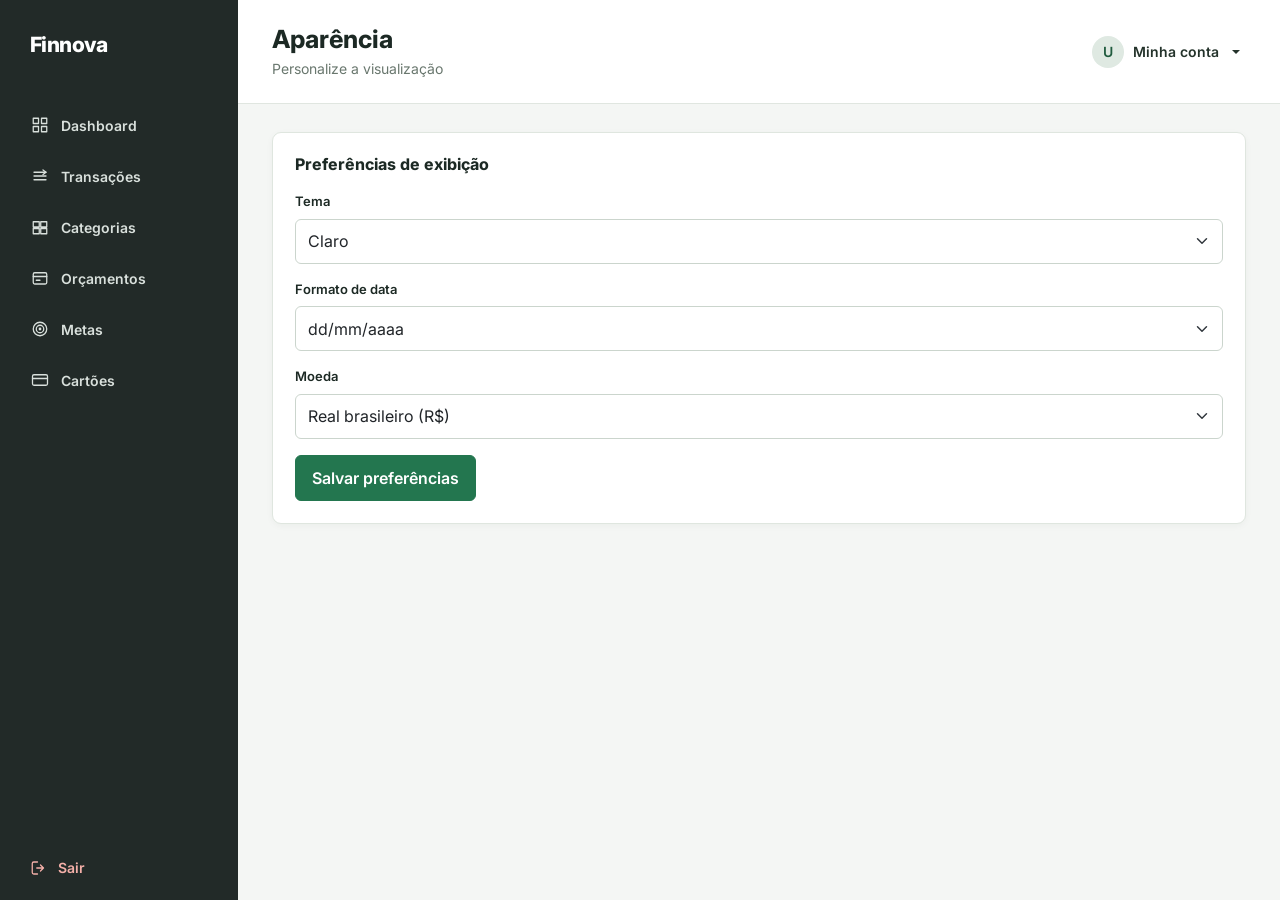
<file: financas-fotografico (2)/financas-fotografico/financas-fotografico/aparencia.html>
<!DOCTYPE html>
<html lang="pt-BR">
 <head>
  <meta charset="utf-8"/>
  <meta content="width=device-width, initial-scale=1.0" name="viewport"/>
  <title>
   Aparência | Finnova
  </title>
  <link href="https://fonts.googleapis.com" rel="preconnect"/>
  <link crossorigin="" href="https://fonts.gstatic.com" rel="preconnect"/>
  <link href="https://fonts.googleapis.com/css2?family=Inter:wght@400;500;600;700&amp;display=swap" rel="stylesheet"/>
  <link href="https://cdn.jsdelivr.net/npm/bootstrap@5.3.3/dist/css/bootstrap.min.css" rel="stylesheet"/>
  <link href="css/dashboard.css" rel="stylesheet"/>
 </head>
 <body>
  <header class="cabecalho-mobile d-lg-none">
   <a class="marca" href="dashboard.html">
    Finnova
   </a>
   <button aria-controls="menu-mobile" aria-expanded="false" aria-label="Abrir menu" class="btn botao-menu" data-bs-target="#menu-mobile" data-bs-toggle="offcanvas" type="button">
    <svg aria-hidden="true" class="icone-linha" fill="none" stroke="currentColor" stroke-linecap="round" stroke-linejoin="round" stroke-width="1.7" viewbox="0 0 24 24">
     <path d="M4 6h16M4 12h16M4 18h16">
     </path>
    </svg>
   </button>
  </header>
  <div aria-labelledby="titulo-menu" class="offcanvas offcanvas-start" id="menu-mobile" tabindex="-1">
   <div class="offcanvas-header">
    <h2 class="h5 mb-0" id="titulo-menu">
     Finnova
    </h2>
    <button aria-label="Fechar menu" class="btn-close" data-bs-dismiss="offcanvas" type="button">
    </button>
   </div>
   <nav aria-label="Menu principal mobile" class="offcanvas-body menu-navegacao">
    <a class="nav-link" href="dashboard.html">
     <svg aria-hidden="true" class="icone-linha" fill="none" stroke="currentColor" stroke-linecap="round" stroke-linejoin="round" stroke-width="1.7" viewbox="0 0 24 24">
      <rect height="7" width="7" x="3" y="3">
      </rect>
      <rect height="7" width="7" x="14" y="3">
      </rect>
      <rect height="7" width="7" x="3" y="14">
      </rect>
      <rect height="7" width="7" x="14" y="14">
      </rect>
     </svg>
     <span>
      Dashboard
     </span>
    </a>
    <a class="nav-link" href="transacoes.html">
     <svg aria-hidden="true" class="icone-linha" fill="none" stroke="currentColor" stroke-linecap="round" stroke-linejoin="round" stroke-width="1.7" viewbox="0 0 24 24">
      <path d="M4 7h16M4 12h16M4 17h16">
      </path>
      <path d="m16 4 4 3-4 3">
      </path>
     </svg>
     <span>
      Transações
     </span>
    </a>
    <a class="nav-link" href="categorias.html">
     <svg aria-hidden="true" class="icone-linha" fill="none" stroke="currentColor" stroke-linecap="round" stroke-linejoin="round" stroke-width="1.7" viewbox="0 0 24 24">
      <path d="M3 5h8v7H3zM13 5h8v7h-8zM3 14h8v7H3zM13 14h8v7h-8z">
      </path>
     </svg>
     <span>
      Categorias
     </span>
    </a>
    <a class="nav-link" href="orcamentos.html">
     <svg aria-hidden="true" class="icone-linha" fill="none" stroke="currentColor" stroke-linecap="round" stroke-linejoin="round" stroke-width="1.7" viewbox="0 0 24 24">
      <rect height="15" rx="2" width="18" x="3" y="5">
      </rect>
      <path d="M3 10h18M7 15h5">
      </path>
     </svg>
     <span>
      Orçamentos
     </span>
    </a>
    <a class="nav-link" href="metas.html">
     <svg aria-hidden="true" class="icone-linha" fill="none" stroke="currentColor" stroke-linecap="round" stroke-linejoin="round" stroke-width="1.7" viewbox="0 0 24 24">
      <circle cx="12" cy="12" r="9">
      </circle>
      <circle cx="12" cy="12" r="5">
      </circle>
      <circle cx="12" cy="12" r="1">
      </circle>
     </svg>
     <span>
      Metas
     </span>
    </a>
    <a class="nav-link" href="cartoes.html">
     <svg aria-hidden="true" class="icone-linha" fill="none" stroke="currentColor" stroke-linecap="round" stroke-linejoin="round" stroke-width="1.7" viewbox="0 0 24 24">
      <rect height="14" rx="2" width="20" x="2" y="5">
      </rect>
      <path d="M2 10h20">
      </path>
     </svg>
     <span>
      Cartões
     </span>
    </a>
    <a class="nav-link mt-4" href="login.html">
     <svg aria-hidden="true" class="icone-linha" fill="none" stroke="currentColor" stroke-linecap="round" stroke-linejoin="round" stroke-width="1.7" viewbox="0 0 24 24">
      <path d="M10 4H5a2 2 0 0 0-2 2v12a2 2 0 0 0 2 2h5M14 8l4 4-4 4M9 12h9">
      </path>
     </svg>
     <span>
      Sair
     </span>
    </a>
   </nav>
  </div>
  <aside class="menu-lateral d-none d-lg-flex">
   <a class="marca" href="dashboard.html">
    Finnova
   </a>
   <nav aria-label="Menu principal" class="menu-navegacao">
    <a class="nav-link" href="dashboard.html">
     <svg aria-hidden="true" class="icone-linha" fill="none" stroke="currentColor" stroke-linecap="round" stroke-linejoin="round" stroke-width="1.7" viewbox="0 0 24 24">
      <rect height="7" width="7" x="3" y="3">
      </rect>
      <rect height="7" width="7" x="14" y="3">
      </rect>
      <rect height="7" width="7" x="3" y="14">
      </rect>
      <rect height="7" width="7" x="14" y="14">
      </rect>
     </svg>
     <span>
      Dashboard
     </span>
    </a>
    <a class="nav-link" href="transacoes.html">
     <svg aria-hidden="true" class="icone-linha" fill="none" stroke="currentColor" stroke-linecap="round" stroke-linejoin="round" stroke-width="1.7" viewbox="0 0 24 24">
      <path d="M4 7h16M4 12h16M4 17h16">
      </path>
      <path d="m16 4 4 3-4 3">
      </path>
     </svg>
     <span>
      Transações
     </span>
    </a>
    <a class="nav-link" href="categorias.html">
     <svg aria-hidden="true" class="icone-linha" fill="none" stroke="currentColor" stroke-linecap="round" stroke-linejoin="round" stroke-width="1.7" viewbox="0 0 24 24">
      <path d="M3 5h8v7H3zM13 5h8v7h-8zM3 14h8v7H3zM13 14h8v7h-8z">
      </path>
     </svg>
     <span>
      Categorias
     </span>
    </a>
    <a class="nav-link" href="orcamentos.html">
     <svg aria-hidden="true" class="icone-linha" fill="none" stroke="currentColor" stroke-linecap="round" stroke-linejoin="round" stroke-width="1.7" viewbox="0 0 24 24">
      <rect height="15" rx="2" width="18" x="3" y="5">
      </rect>
      <path d="M3 10h18M7 15h5">
      </path>
     </svg>
     <span>
      Orçamentos
     </span>
    </a>
    <a class="nav-link" href="metas.html">
     <svg aria-hidden="true" class="icone-linha" fill="none" stroke="currentColor" stroke-linecap="round" stroke-linejoin="round" stroke-width="1.7" viewbox="0 0 24 24">
      <circle cx="12" cy="12" r="9">
      </circle>
      <circle cx="12" cy="12" r="5">
      </circle>
      <circle cx="12" cy="12" r="1">
      </circle>
     </svg>
     <span>
      Metas
     </span>
    </a>
    <a class="nav-link" href="cartoes.html">
     <svg aria-hidden="true" class="icone-linha" fill="none" stroke="currentColor" stroke-linecap="round" stroke-linejoin="round" stroke-width="1.7" viewbox="0 0 24 24">
      <rect height="14" rx="2" width="20" x="2" y="5">
      </rect>
      <path d="M2 10h20">
      </path>
     </svg>
     <span>
      Cartões
     </span>
    </a>
   </nav>
   <a class="sair" href="login.html">
    <svg aria-hidden="true" class="icone-linha" fill="none" stroke="currentColor" stroke-linecap="round" stroke-linejoin="round" stroke-width="1.7" viewbox="0 0 24 24">
     <path d="M10 4H5a2 2 0 0 0-2 2v12a2 2 0 0 0 2 2h5M14 8l4 4-4 4M9 12h9">
     </path>
    </svg>
    Sair
   </a>
  </aside>
  <div class="area-principal">
   <header class="topo-pagina">
    <div>
     <h1>
      Aparência
     </h1>
     <p>
      Personalize a visualização
     </p>
    </div>
    <div class="dropdown">
     <button aria-expanded="false" class="botao-perfil dropdown-toggle" data-bs-toggle="dropdown" type="button">
      <span class="avatar">
       U
      </span>
      Minha conta
     </button>
     <ul class="dropdown-menu dropdown-menu-end">
      <li>
       <h2 class="dropdown-header">
        Nome do usuário
       </h2>
      </li>
      <li>
       <a class="dropdown-item" href="perfil.html">
        Perfil
       </a>
      </li>
      <li>
       <a class="dropdown-item" href="editar-perfil.html">
        Editar perfil
       </a>
      </li>
      <li>
       <a class="dropdown-item" href="aparencia.html">
        Aparência
       </a>
      </li>
      <li>
       <hr class="dropdown-divider"/>
      </li>
      <li>
       <a class="dropdown-item text-danger" href="login.html">
        Sair
       </a>
      </li>
     </ul>
    </div>
   </header>
   <main class="conteudo-principal">
    <section class="painel">
     <h2>
      Preferências de exibição
     </h2>
     <form id="formulario-aparencia">
      <div class="grupo-campo">
       <label for="tema">
        Tema
       </label>
       <select class="form-select" id="tema" name="tema">
        <option value="claro">
         Claro
        </option>
        <option value="escuro">
         Escuro
        </option>
        <option value="automatico">
         Automático
        </option>
       </select>
      </div>
      <div class="grupo-campo">
       <label for="formato-data">
        Formato de data
       </label>
       <select class="form-select" id="formato-data" name="formato-data">
        <option value="br">
         dd/mm/aaaa
        </option>
        <option value="iso">
         aaaa-mm-dd
        </option>
       </select>
      </div>
      <div class="grupo-campo">
       <label for="moeda">
        Moeda
       </label>
       <select class="form-select" id="moeda" name="moeda">
        <option value="BRL">
         Real brasileiro (R$)
        </option>
       </select>
      </div>
      <button class="btn botao-principal" type="submit">
       Salvar preferências
      </button>
     </form>
    </section>
   </main>
  </div>
  <script src="https://cdn.jsdelivr.net/npm/bootstrap@5.3.3/dist/js/bootstrap.bundle.min.js">
  </script>
  <script src="js/dashboard.js">
  </script>
 </body>
</html>
</file>
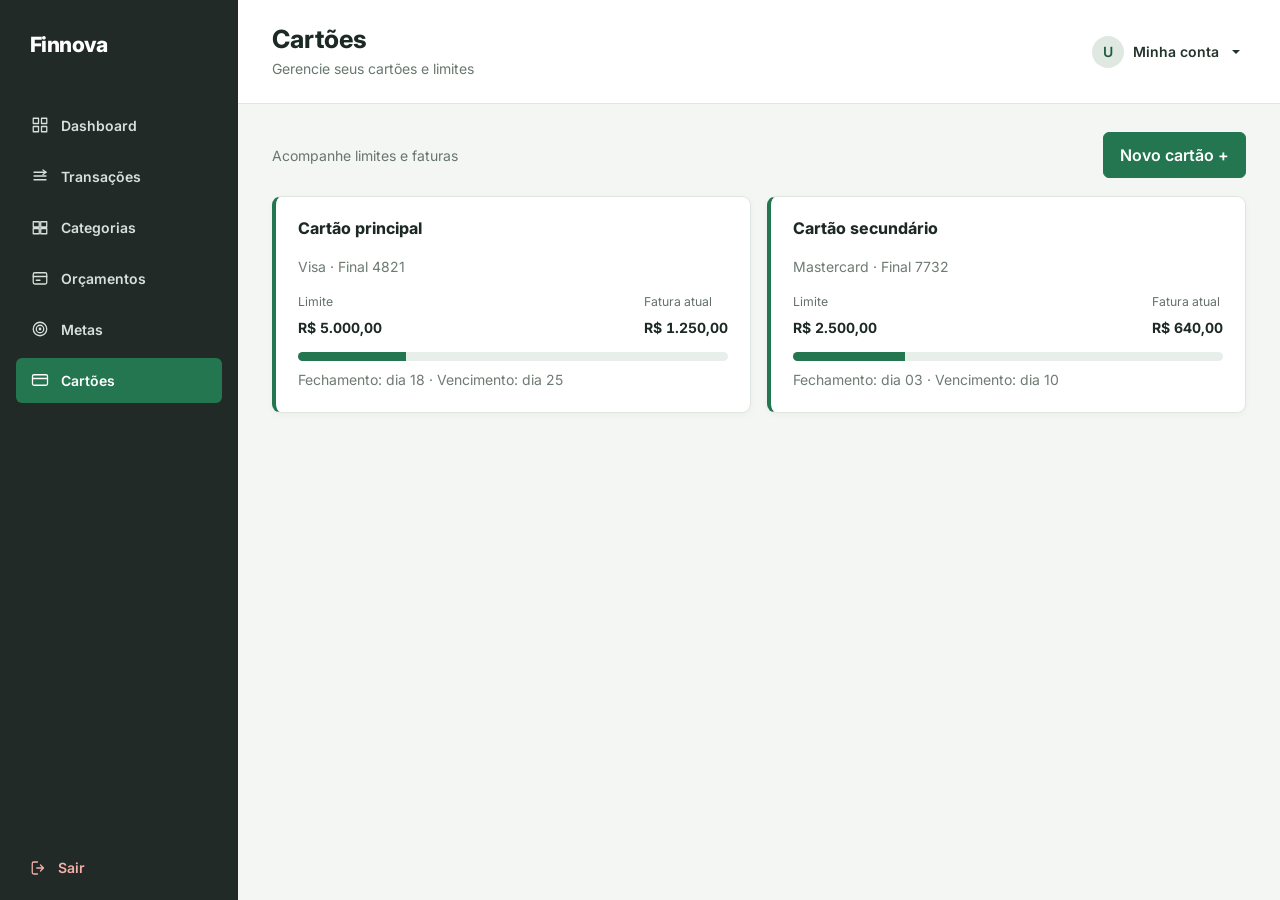
<file: financas-fotografico (2)/financas-fotografico/financas-fotografico/cartoes.html>
<!DOCTYPE html>
<html lang="pt-BR">
 <head>
  <meta charset="utf-8"/>
  <meta content="width=device-width, initial-scale=1.0" name="viewport"/>
  <title>
   Cartões | Finnova
  </title>
  <link href="https://fonts.googleapis.com" rel="preconnect"/>
  <link crossorigin="" href="https://fonts.gstatic.com" rel="preconnect"/>
  <link href="https://fonts.googleapis.com/css2?family=Inter:wght@400;500;600;700&amp;display=swap" rel="stylesheet"/>
  <link href="https://cdn.jsdelivr.net/npm/bootstrap@5.3.3/dist/css/bootstrap.min.css" rel="stylesheet"/>
  <link href="css/dashboard.css" rel="stylesheet"/>
 </head>
 <body>
  <header class="cabecalho-mobile d-lg-none">
   <a class="marca" href="dashboard.html">
    Finnova
   </a>
   <button aria-controls="menu-mobile" aria-expanded="false" aria-label="Abrir menu" class="btn botao-menu" data-bs-target="#menu-mobile" data-bs-toggle="offcanvas" type="button">
    <svg aria-hidden="true" class="icone-linha" fill="none" stroke="currentColor" stroke-linecap="round" stroke-linejoin="round" stroke-width="1.7" viewbox="0 0 24 24">
     <path d="M4 6h16M4 12h16M4 18h16">
     </path>
    </svg>
   </button>
  </header>
  <div aria-labelledby="titulo-menu" class="offcanvas offcanvas-start" id="menu-mobile" tabindex="-1">
   <div class="offcanvas-header">
    <h2 class="h5 mb-0" id="titulo-menu">
     Finnova
    </h2>
    <button aria-label="Fechar menu" class="btn-close" data-bs-dismiss="offcanvas" type="button">
    </button>
   </div>
   <nav aria-label="Menu principal mobile" class="offcanvas-body menu-navegacao">
    <a class="nav-link" href="dashboard.html">
     <svg aria-hidden="true" class="icone-linha" fill="none" stroke="currentColor" stroke-linecap="round" stroke-linejoin="round" stroke-width="1.7" viewbox="0 0 24 24">
      <rect height="7" width="7" x="3" y="3">
      </rect>
      <rect height="7" width="7" x="14" y="3">
      </rect>
      <rect height="7" width="7" x="3" y="14">
      </rect>
      <rect height="7" width="7" x="14" y="14">
      </rect>
     </svg>
     <span>
      Dashboard
     </span>
    </a>
    <a class="nav-link" href="transacoes.html">
     <svg aria-hidden="true" class="icone-linha" fill="none" stroke="currentColor" stroke-linecap="round" stroke-linejoin="round" stroke-width="1.7" viewbox="0 0 24 24">
      <path d="M4 7h16M4 12h16M4 17h16">
      </path>
      <path d="m16 4 4 3-4 3">
      </path>
     </svg>
     <span>
      Transações
     </span>
    </a>
    <a class="nav-link" href="categorias.html">
     <svg aria-hidden="true" class="icone-linha" fill="none" stroke="currentColor" stroke-linecap="round" stroke-linejoin="round" stroke-width="1.7" viewbox="0 0 24 24">
      <path d="M3 5h8v7H3zM13 5h8v7h-8zM3 14h8v7H3zM13 14h8v7h-8z">
      </path>
     </svg>
     <span>
      Categorias
     </span>
    </a>
    <a class="nav-link" href="orcamentos.html">
     <svg aria-hidden="true" class="icone-linha" fill="none" stroke="currentColor" stroke-linecap="round" stroke-linejoin="round" stroke-width="1.7" viewbox="0 0 24 24">
      <rect height="15" rx="2" width="18" x="3" y="5">
      </rect>
      <path d="M3 10h18M7 15h5">
      </path>
     </svg>
     <span>
      Orçamentos
     </span>
    </a>
    <a class="nav-link" href="metas.html">
     <svg aria-hidden="true" class="icone-linha" fill="none" stroke="currentColor" stroke-linecap="round" stroke-linejoin="round" stroke-width="1.7" viewbox="0 0 24 24">
      <circle cx="12" cy="12" r="9">
      </circle>
      <circle cx="12" cy="12" r="5">
      </circle>
      <circle cx="12" cy="12" r="1">
      </circle>
     </svg>
     <span>
      Metas
     </span>
    </a>
    <a class="nav-link active" href="cartoes.html">
     <svg aria-hidden="true" class="icone-linha" fill="none" stroke="currentColor" stroke-linecap="round" stroke-linejoin="round" stroke-width="1.7" viewbox="0 0 24 24">
      <rect height="14" rx="2" width="20" x="2" y="5">
      </rect>
      <path d="M2 10h20">
      </path>
     </svg>
     <span>
      Cartões
     </span>
    </a>
    <a class="nav-link mt-4" href="login.html">
     <svg aria-hidden="true" class="icone-linha" fill="none" stroke="currentColor" stroke-linecap="round" stroke-linejoin="round" stroke-width="1.7" viewbox="0 0 24 24">
      <path d="M10 4H5a2 2 0 0 0-2 2v12a2 2 0 0 0 2 2h5M14 8l4 4-4 4M9 12h9">
      </path>
     </svg>
     <span>
      Sair
     </span>
    </a>
   </nav>
  </div>
  <aside class="menu-lateral d-none d-lg-flex">
   <a class="marca" href="dashboard.html">
    Finnova
   </a>
   <nav aria-label="Menu principal" class="menu-navegacao">
    <a class="nav-link" href="dashboard.html">
     <svg aria-hidden="true" class="icone-linha" fill="none" stroke="currentColor" stroke-linecap="round" stroke-linejoin="round" stroke-width="1.7" viewbox="0 0 24 24">
      <rect height="7" width="7" x="3" y="3">
      </rect>
      <rect height="7" width="7" x="14" y="3">
      </rect>
      <rect height="7" width="7" x="3" y="14">
      </rect>
      <rect height="7" width="7" x="14" y="14">
      </rect>
     </svg>
     <span>
      Dashboard
     </span>
    </a>
    <a class="nav-link" href="transacoes.html">
     <svg aria-hidden="true" class="icone-linha" fill="none" stroke="currentColor" stroke-linecap="round" stroke-linejoin="round" stroke-width="1.7" viewbox="0 0 24 24">
      <path d="M4 7h16M4 12h16M4 17h16">
      </path>
      <path d="m16 4 4 3-4 3">
      </path>
     </svg>
     <span>
      Transações
     </span>
    </a>
    <a class="nav-link" href="categorias.html">
     <svg aria-hidden="true" class="icone-linha" fill="none" stroke="currentColor" stroke-linecap="round" stroke-linejoin="round" stroke-width="1.7" viewbox="0 0 24 24">
      <path d="M3 5h8v7H3zM13 5h8v7h-8zM3 14h8v7H3zM13 14h8v7h-8z">
      </path>
     </svg>
     <span>
      Categorias
     </span>
    </a>
    <a class="nav-link" href="orcamentos.html">
     <svg aria-hidden="true" class="icone-linha" fill="none" stroke="currentColor" stroke-linecap="round" stroke-linejoin="round" stroke-width="1.7" viewbox="0 0 24 24">
      <rect height="15" rx="2" width="18" x="3" y="5">
      </rect>
      <path d="M3 10h18M7 15h5">
      </path>
     </svg>
     <span>
      Orçamentos
     </span>
    </a>
    <a class="nav-link" href="metas.html">
     <svg aria-hidden="true" class="icone-linha" fill="none" stroke="currentColor" stroke-linecap="round" stroke-linejoin="round" stroke-width="1.7" viewbox="0 0 24 24">
      <circle cx="12" cy="12" r="9">
      </circle>
      <circle cx="12" cy="12" r="5">
      </circle>
      <circle cx="12" cy="12" r="1">
      </circle>
     </svg>
     <span>
      Metas
     </span>
    </a>
    <a class="nav-link active" href="cartoes.html">
     <svg aria-hidden="true" class="icone-linha" fill="none" stroke="currentColor" stroke-linecap="round" stroke-linejoin="round" stroke-width="1.7" viewbox="0 0 24 24">
      <rect height="14" rx="2" width="20" x="2" y="5">
      </rect>
      <path d="M2 10h20">
      </path>
     </svg>
     <span>
      Cartões
     </span>
    </a>
   </nav>
   <a class="sair" href="login.html">
    <svg aria-hidden="true" class="icone-linha" fill="none" stroke="currentColor" stroke-linecap="round" stroke-linejoin="round" stroke-width="1.7" viewbox="0 0 24 24">
     <path d="M10 4H5a2 2 0 0 0-2 2v12a2 2 0 0 0 2 2h5M14 8l4 4-4 4M9 12h9">
     </path>
    </svg>
    Sair
   </a>
  </aside>
  <div class="area-principal">
   <header class="topo-pagina">
    <div>
     <h1>
      Cartões
     </h1>
     <p>
      Gerencie seus cartões e limites
     </p>
    </div>
    <div class="dropdown">
     <button aria-expanded="false" class="botao-perfil dropdown-toggle" data-bs-toggle="dropdown" type="button">
      <span class="avatar">
       U
      </span>
      Minha conta
     </button>
     <ul class="dropdown-menu dropdown-menu-end">
      <li>
       <h2 class="dropdown-header">
        Nome do usuário
       </h2>
      </li>
      <li>
       <a class="dropdown-item" href="perfil.html">
        Perfil
       </a>
      </li>
      <li>
       <a class="dropdown-item" href="editar-perfil.html">
        Editar perfil
       </a>
      </li>
      <li>
       <a class="dropdown-item" href="aparencia.html">
        Aparência
       </a>
      </li>
      <li>
       <hr class="dropdown-divider"/>
      </li>
      <li>
       <a class="dropdown-item text-danger" href="login.html">
        Sair
       </a>
      </li>
     </ul>
    </div>
   </header>
   <main class="conteudo-principal">
    <div class="acoes-pagina">
     <span>
      Acompanhe limites e faturas
     </span>
     <button class="btn botao-principal" data-bs-target="#modal-cartao" data-bs-toggle="modal">
      Novo cartão +
     </button>
    </div>
    <section aria-label="Cartões cadastrados" class="row g-3">
     <div class="col-lg-6">
      <article class="painel cartao-credito h-100">
       <h2>
        Cartão principal
       </h2>
       <p class="texto-apoio">
        Visa · Final 4821
       </p>
       <div class="detalhes-cartao">
        <div>
         <small>
          Limite
         </small>
         <strong>
          R$ 5.000,00
         </strong>
        </div>
        <div>
         <small>
          Fatura atual
         </small>
         <strong>
          R$ 1.250,00
         </strong>
        </div>
       </div>
       <div aria-label="Limite usado do Cartão principal" aria-valuemax="100" aria-valuemin="0" aria-valuenow="25" class="barra-progresso" role="progressbar">
        <span style="width:25%">
        </span>
       </div>
       <p class="texto-apoio mt-2 mb-0">
        Fechamento: dia 18 · Vencimento: dia 25
       </p>
      </article>
     </div>
     <div class="col-lg-6">
      <article class="painel cartao-credito h-100">
       <h2>
        Cartão secundário
       </h2>
       <p class="texto-apoio">
        Mastercard · Final 7732
       </p>
       <div class="detalhes-cartao">
        <div>
         <small>
          Limite
         </small>
         <strong>
          R$ 2.500,00
         </strong>
        </div>
        <div>
         <small>
          Fatura atual
         </small>
         <strong>
          R$ 640,00
         </strong>
        </div>
       </div>
       <div aria-label="Limite usado do Cartão secundário" aria-valuemax="100" aria-valuemin="0" aria-valuenow="26" class="barra-progresso" role="progressbar">
        <span style="width:26%">
        </span>
       </div>
       <p class="texto-apoio mt-2 mb-0">
        Fechamento: dia 03 · Vencimento: dia 10
       </p>
      </article>
     </div>
    </section>
   </main>
  </div>
  <div aria-hidden="true" aria-labelledby="titulo-modal-cartao" class="modal fade" id="modal-cartao" tabindex="-1">
   <div class="modal-dialog modal-dialog-centered">
    <div class="modal-content">
     <div class="modal-header">
      <h2 class="modal-title fs-5" id="titulo-modal-cartao">
       Novo cartão
      </h2>
      <button aria-label="Fechar" class="btn-close" data-bs-dismiss="modal" type="button">
      </button>
     </div>
     <form class="formulario-demonstracao">
      <div class="modal-body">
       <div class="grupo-campo">
        <label for="apelido-cartao">
         Apelido
        </label>
        <input class="form-control" id="apelido-cartao" name="apelido-cartao" placeholder="Ex.: Cartão principal" required="" type="text"/>
       </div>
       <div class="grupo-campo">
        <label for="bandeira-cartao">
         Bandeira
        </label>
        <select class="form-select" id="bandeira-cartao" name="bandeira-cartao" required="">
         <option value="">
          Selecione
         </option>
         <option>
          Visa
         </option>
         <option>
          Mastercard
         </option>
         <option>
          Elo
         </option>
         <option>
          American Express
         </option>
         <option>
          Outra
         </option>
        </select>
       </div>
       <div class="grupo-campo">
        <label for="final-cartao">
         Final do cartão
        </label>
        <input class="form-control" id="final-cartao" inputmode="numeric" maxlength="4" name="final-cartao" pattern="[0-9]{4}" placeholder="0000" required="" type="text"/>
       </div>
       <div class="grupo-campo">
        <label for="limite-cartao">
         Limite
        </label>
        <input class="form-control" id="limite-cartao" min="0.01" name="limite-cartao" placeholder="0,00" required="" step="0.01" type="number"/>
       </div>
       <div class="grupo-campo">
        <label for="fechamento-cartao">
         Dia de fechamento
        </label>
        <input class="form-control" id="fechamento-cartao" max="31" min="1" name="fechamento-cartao" placeholder="1 a 31" required="" type="number"/>
       </div>
       <div class="grupo-campo">
        <label for="vencimento-cartao">
         Dia de vencimento
        </label>
        <input class="form-control" id="vencimento-cartao" max="31" min="1" name="vencimento-cartao" placeholder="1 a 31" required="" type="number"/>
       </div>
      </div>
      <div class="modal-footer">
       <button class="btn btn-outline-secondary" data-bs-dismiss="modal" type="button">
        Cancelar
       </button>
       <button class="btn botao-principal" type="submit">
        Salvar
       </button>
      </div>
     </form>
    </div>
   </div>
  </div>
  <script src="https://cdn.jsdelivr.net/npm/bootstrap@5.3.3/dist/js/bootstrap.bundle.min.js">
  </script>
  <script src="js/dashboard.js">
  </script>
 </body>
</html>
</file>
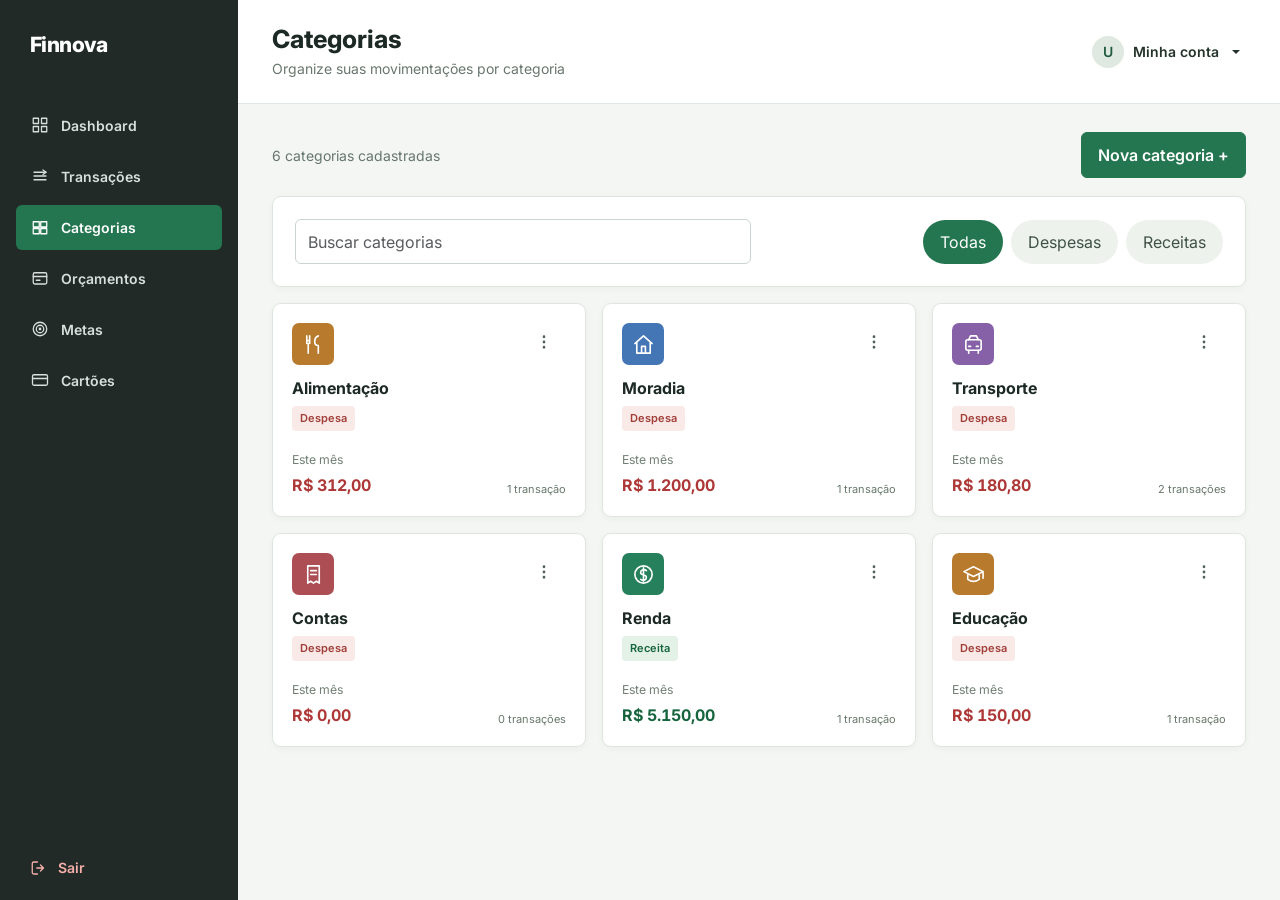
<file: financas-fotografico (2)/financas-fotografico/financas-fotografico/categorias.html>
<!DOCTYPE html>
<html lang="pt-BR">
 <head>
  <meta charset="utf-8"/>
  <meta content="width=device-width, initial-scale=1.0" name="viewport"/>
  <title>
   Categorias | Finnova
  </title>
  <link href="https://fonts.googleapis.com" rel="preconnect"/>
  <link crossorigin="" href="https://fonts.gstatic.com" rel="preconnect"/>
  <link href="https://fonts.googleapis.com/css2?family=Inter:wght@400;500;600;700&amp;display=swap" rel="stylesheet"/>
  <link href="https://cdn.jsdelivr.net/npm/bootstrap@5.3.3/dist/css/bootstrap.min.css" rel="stylesheet"/>
  <link href="css/dashboard.css" rel="stylesheet"/>
 </head>
 <body>
  <header class="cabecalho-mobile d-lg-none">
   <a class="marca" href="dashboard.html">
    Finnova
   </a>
   <button aria-controls="menu-mobile" aria-expanded="false" aria-label="Abrir menu" class="btn botao-menu" data-bs-target="#menu-mobile" data-bs-toggle="offcanvas" type="button">
    <svg aria-hidden="true" class="icone-linha" fill="none" stroke="currentColor" stroke-linecap="round" stroke-linejoin="round" stroke-width="1.7" viewbox="0 0 24 24">
     <path d="M4 6h16M4 12h16M4 18h16">
     </path>
    </svg>
   </button>
  </header>
  <div aria-labelledby="titulo-menu" class="offcanvas offcanvas-start" id="menu-mobile" tabindex="-1">
   <div class="offcanvas-header">
    <h2 class="h5 mb-0" id="titulo-menu">
     Finnova
    </h2>
    <button aria-label="Fechar menu" class="btn-close" data-bs-dismiss="offcanvas" type="button">
    </button>
   </div>
   <nav aria-label="Menu principal mobile" class="offcanvas-body menu-navegacao">
    <a class="nav-link" href="dashboard.html">
     <svg aria-hidden="true" class="icone-linha" fill="none" stroke="currentColor" stroke-linecap="round" stroke-linejoin="round" stroke-width="1.7" viewbox="0 0 24 24">
      <rect height="7" width="7" x="3" y="3">
      </rect>
      <rect height="7" width="7" x="14" y="3">
      </rect>
      <rect height="7" width="7" x="3" y="14">
      </rect>
      <rect height="7" width="7" x="14" y="14">
      </rect>
     </svg>
     <span>
      Dashboard
     </span>
    </a>
    <a class="nav-link" href="transacoes.html">
     <svg aria-hidden="true" class="icone-linha" fill="none" stroke="currentColor" stroke-linecap="round" stroke-linejoin="round" stroke-width="1.7" viewbox="0 0 24 24">
      <path d="M4 7h16M4 12h16M4 17h16">
      </path>
      <path d="m16 4 4 3-4 3">
      </path>
     </svg>
     <span>
      Transações
     </span>
    </a>
    <a class="nav-link active" href="categorias.html">
     <svg aria-hidden="true" class="icone-linha" fill="none" stroke="currentColor" stroke-linecap="round" stroke-linejoin="round" stroke-width="1.7" viewbox="0 0 24 24">
      <path d="M3 5h8v7H3zM13 5h8v7h-8zM3 14h8v7H3zM13 14h8v7h-8z">
      </path>
     </svg>
     <span>
      Categorias
     </span>
    </a>
    <a class="nav-link" href="orcamentos.html">
     <svg aria-hidden="true" class="icone-linha" fill="none" stroke="currentColor" stroke-linecap="round" stroke-linejoin="round" stroke-width="1.7" viewbox="0 0 24 24">
      <rect height="15" rx="2" width="18" x="3" y="5">
      </rect>
      <path d="M3 10h18M7 15h5">
      </path>
     </svg>
     <span>
      Orçamentos
     </span>
    </a>
    <a class="nav-link" href="metas.html">
     <svg aria-hidden="true" class="icone-linha" fill="none" stroke="currentColor" stroke-linecap="round" stroke-linejoin="round" stroke-width="1.7" viewbox="0 0 24 24">
      <circle cx="12" cy="12" r="9">
      </circle>
      <circle cx="12" cy="12" r="5">
      </circle>
      <circle cx="12" cy="12" r="1">
      </circle>
     </svg>
     <span>
      Metas
     </span>
    </a>
    <a class="nav-link" href="cartoes.html">
     <svg aria-hidden="true" class="icone-linha" fill="none" stroke="currentColor" stroke-linecap="round" stroke-linejoin="round" stroke-width="1.7" viewbox="0 0 24 24">
      <rect height="14" rx="2" width="20" x="2" y="5">
      </rect>
      <path d="M2 10h20">
      </path>
     </svg>
     <span>
      Cartões
     </span>
    </a>
    <a class="nav-link mt-4" href="login.html">
     <svg aria-hidden="true" class="icone-linha" fill="none" stroke="currentColor" stroke-linecap="round" stroke-linejoin="round" stroke-width="1.7" viewbox="0 0 24 24">
      <path d="M10 4H5a2 2 0 0 0-2 2v12a2 2 0 0 0 2 2h5M14 8l4 4-4 4M9 12h9">
      </path>
     </svg>
     <span>
      Sair
     </span>
    </a>
   </nav>
  </div>
  <aside class="menu-lateral d-none d-lg-flex">
   <a class="marca" href="dashboard.html">
    Finnova
   </a>
   <nav aria-label="Menu principal" class="menu-navegacao">
    <a class="nav-link" href="dashboard.html">
     <svg aria-hidden="true" class="icone-linha" fill="none" stroke="currentColor" stroke-linecap="round" stroke-linejoin="round" stroke-width="1.7" viewbox="0 0 24 24">
      <rect height="7" width="7" x="3" y="3">
      </rect>
      <rect height="7" width="7" x="14" y="3">
      </rect>
      <rect height="7" width="7" x="3" y="14">
      </rect>
      <rect height="7" width="7" x="14" y="14">
      </rect>
     </svg>
     <span>
      Dashboard
     </span>
    </a>
    <a class="nav-link" href="transacoes.html">
     <svg aria-hidden="true" class="icone-linha" fill="none" stroke="currentColor" stroke-linecap="round" stroke-linejoin="round" stroke-width="1.7" viewbox="0 0 24 24">
      <path d="M4 7h16M4 12h16M4 17h16">
      </path>
      <path d="m16 4 4 3-4 3">
      </path>
     </svg>
     <span>
      Transações
     </span>
    </a>
    <a class="nav-link active" href="categorias.html">
     <svg aria-hidden="true" class="icone-linha" fill="none" stroke="currentColor" stroke-linecap="round" stroke-linejoin="round" stroke-width="1.7" viewbox="0 0 24 24">
      <path d="M3 5h8v7H3zM13 5h8v7h-8zM3 14h8v7H3zM13 14h8v7h-8z">
      </path>
     </svg>
     <span>
      Categorias
     </span>
    </a>
    <a class="nav-link" href="orcamentos.html">
     <svg aria-hidden="true" class="icone-linha" fill="none" stroke="currentColor" stroke-linecap="round" stroke-linejoin="round" stroke-width="1.7" viewbox="0 0 24 24">
      <rect height="15" rx="2" width="18" x="3" y="5">
      </rect>
      <path d="M3 10h18M7 15h5">
      </path>
     </svg>
     <span>
      Orçamentos
     </span>
    </a>
    <a class="nav-link" href="metas.html">
     <svg aria-hidden="true" class="icone-linha" fill="none" stroke="currentColor" stroke-linecap="round" stroke-linejoin="round" stroke-width="1.7" viewbox="0 0 24 24">
      <circle cx="12" cy="12" r="9">
      </circle>
      <circle cx="12" cy="12" r="5">
      </circle>
      <circle cx="12" cy="12" r="1">
      </circle>
     </svg>
     <span>
      Metas
     </span>
    </a>
    <a class="nav-link" href="cartoes.html">
     <svg aria-hidden="true" class="icone-linha" fill="none" stroke="currentColor" stroke-linecap="round" stroke-linejoin="round" stroke-width="1.7" viewbox="0 0 24 24">
      <rect height="14" rx="2" width="20" x="2" y="5">
      </rect>
      <path d="M2 10h20">
      </path>
     </svg>
     <span>
      Cartões
     </span>
    </a>
   </nav>
   <a class="sair" href="login.html">
    <svg aria-hidden="true" class="icone-linha" fill="none" stroke="currentColor" stroke-linecap="round" stroke-linejoin="round" stroke-width="1.7" viewbox="0 0 24 24">
     <path d="M10 4H5a2 2 0 0 0-2 2v12a2 2 0 0 0 2 2h5M14 8l4 4-4 4M9 12h9">
     </path>
    </svg>
    Sair
   </a>
  </aside>
  <div class="area-principal">
   <header class="topo-pagina">
    <div>
     <h1>
      Categorias
     </h1>
     <p>
      Organize suas movimentações por categoria
     </p>
    </div>
    <div class="dropdown">
     <button aria-expanded="false" class="botao-perfil dropdown-toggle" data-bs-toggle="dropdown" type="button">
      <span class="avatar">
       U
      </span>
      Minha conta
     </button>
     <ul class="dropdown-menu dropdown-menu-end">
      <li>
       <h2 class="dropdown-header">
        Nome do usuário
       </h2>
      </li>
      <li>
       <a class="dropdown-item" href="perfil.html">
        Perfil
       </a>
      </li>
      <li>
       <a class="dropdown-item" href="editar-perfil.html">
        Editar perfil
       </a>
      </li>
      <li>
       <a class="dropdown-item" href="aparencia.html">
        Aparência
       </a>
      </li>
      <li>
       <hr class="dropdown-divider"/>
      </li>
      <li>
       <a class="dropdown-item text-danger" href="login.html">
        Sair
       </a>
      </li>
     </ul>
    </div>
   </header>
   <main class="conteudo-principal">
    <div class="acoes-pagina">
     <span>
      6 categorias cadastradas
     </span>
     <button class="btn botao-principal" data-bs-target="#modal-categoria" data-bs-toggle="modal">
      Nova categoria +
     </button>
    </div>
    <section class="painel mb-3">
     <div class="row g-3 align-items-center">
      <div class="col-md-6">
       <label class="visually-hidden" for="buscar-categorias">
        Buscar categorias
       </label>
       <input class="form-control" id="buscar-categorias" placeholder="Buscar categorias"/>
      </div>
      <div class="col-md-6">
       <div aria-label="Filtrar categorias" class="filtros-pilula" role="group">
        <button class="btn ativo" data-filtro="todas" type="button">
         Todas
        </button>
        <button class="btn" data-filtro="despesa" type="button">
         Despesas
        </button>
        <button class="btn" data-filtro="receita" type="button">
         Receitas
        </button>
       </div>
      </div>
     </div>
    </section>
    <section aria-label="Categorias" class="row g-3">
     <div class="col-md-6 col-xl-4">
      <article class="cartao-categoria h-100">
       <div class="categoria-cabecalho">
        <span class="icone-categoria cor-laranja">
         <svg aria-hidden="true" class="icone-linha" fill="none" stroke="currentColor" stroke-linecap="round" stroke-linejoin="round" stroke-width="1.7" viewbox="0 0 24 24">
          <path d="M5 3v8M8 3v8M5 8h3M6.5 11v10M17 3c-5 2-5 10 0 10v8">
          </path>
         </svg>
        </span>
        <div class="dropdown">
         <button aria-label="Ações de Alimentação" class="btn botao-opcoes" data-bs-toggle="dropdown">
          <svg aria-hidden="true" class="icone-linha" fill="none" stroke="currentColor" stroke-linecap="round" stroke-linejoin="round" stroke-width="1.7" viewbox="0 0 24 24">
           <circle cx="12" cy="5" r="1">
           </circle>
           <circle cx="12" cy="12" r="1">
           </circle>
           <circle cx="12" cy="19" r="1">
           </circle>
          </svg>
         </button>
         <ul class="dropdown-menu dropdown-menu-end">
          <li>
           <button class="dropdown-item" data-bs-target="#modal-categoria" data-bs-toggle="modal">
            <svg aria-hidden="true" class="icone-linha" fill="none" stroke="currentColor" stroke-linecap="round" stroke-linejoin="round" stroke-width="1.7" viewbox="0 0 24 24">
             <path d="m4 20 4.5-1 11-11a2 2 0 0 0-3-3l-11 11L4 20z">
             </path>
            </svg>
            Editar
           </button>
          </li>
          <li>
           <button class="dropdown-item text-danger acao-excluir">
            <svg aria-hidden="true" class="icone-linha" fill="none" stroke="currentColor" stroke-linecap="round" stroke-linejoin="round" stroke-width="1.7" viewbox="0 0 24 24">
             <path d="M4 7h16M10 4h4M6 7l1 13h10l1-13M10 11v6M14 11v6">
             </path>
            </svg>
            Excluir
           </button>
          </li>
         </ul>
        </div>
       </div>
       <h3>
        Alimentação
       </h3>
       <span class="etiqueta etiqueta-despesa">
        Despesa
       </span>
       <div class="categoria-rodape">
        <div>
         <small>
          Este mês
         </small>
         <strong class="texto-despesa">
          R$ 312,00
         </strong>
        </div>
        <span>
         1 transação
        </span>
       </div>
      </article>
     </div>
     <div class="col-md-6 col-xl-4">
      <article class="cartao-categoria h-100">
       <div class="categoria-cabecalho">
        <span class="icone-categoria cor-azul">
         <svg aria-hidden="true" class="icone-linha" fill="none" stroke="currentColor" stroke-linecap="round" stroke-linejoin="round" stroke-width="1.7" viewbox="0 0 24 24">
          <path d="m3 11 9-8 9 8M5 10v11h14V10M10 21v-7h4v7">
          </path>
         </svg>
        </span>
        <div class="dropdown">
         <button aria-label="Ações de Moradia" class="btn botao-opcoes" data-bs-toggle="dropdown">
          <svg aria-hidden="true" class="icone-linha" fill="none" stroke="currentColor" stroke-linecap="round" stroke-linejoin="round" stroke-width="1.7" viewbox="0 0 24 24">
           <circle cx="12" cy="5" r="1">
           </circle>
           <circle cx="12" cy="12" r="1">
           </circle>
           <circle cx="12" cy="19" r="1">
           </circle>
          </svg>
         </button>
         <ul class="dropdown-menu dropdown-menu-end">
          <li>
           <button class="dropdown-item" data-bs-target="#modal-categoria" data-bs-toggle="modal">
            <svg aria-hidden="true" class="icone-linha" fill="none" stroke="currentColor" stroke-linecap="round" stroke-linejoin="round" stroke-width="1.7" viewbox="0 0 24 24">
             <path d="m4 20 4.5-1 11-11a2 2 0 0 0-3-3l-11 11L4 20z">
             </path>
            </svg>
            Editar
           </button>
          </li>
          <li>
           <button class="dropdown-item text-danger acao-excluir">
            <svg aria-hidden="true" class="icone-linha" fill="none" stroke="currentColor" stroke-linecap="round" stroke-linejoin="round" stroke-width="1.7" viewbox="0 0 24 24">
             <path d="M4 7h16M10 4h4M6 7l1 13h10l1-13M10 11v6M14 11v6">
             </path>
            </svg>
            Excluir
           </button>
          </li>
         </ul>
        </div>
       </div>
       <h3>
        Moradia
       </h3>
       <span class="etiqueta etiqueta-despesa">
        Despesa
       </span>
       <div class="categoria-rodape">
        <div>
         <small>
          Este mês
         </small>
         <strong class="texto-despesa">
          R$ 1.200,00
         </strong>
        </div>
        <span>
         1 transação
        </span>
       </div>
      </article>
     </div>
     <div class="col-md-6 col-xl-4">
      <article class="cartao-categoria h-100">
       <div class="categoria-cabecalho">
        <span class="icone-categoria cor-roxo">
         <svg aria-hidden="true" class="icone-linha" fill="none" stroke="currentColor" stroke-linecap="round" stroke-linejoin="round" stroke-width="1.7" viewbox="0 0 24 24">
          <rect height="11" rx="2" width="16" x="4" y="7">
          </rect>
          <path d="m7 7 2-4h6l2 4M7 18v3M17 18v3M7 14h2M15 14h2">
          </path>
         </svg>
        </span>
        <div class="dropdown">
         <button aria-label="Ações de Transporte" class="btn botao-opcoes" data-bs-toggle="dropdown">
          <svg aria-hidden="true" class="icone-linha" fill="none" stroke="currentColor" stroke-linecap="round" stroke-linejoin="round" stroke-width="1.7" viewbox="0 0 24 24">
           <circle cx="12" cy="5" r="1">
           </circle>
           <circle cx="12" cy="12" r="1">
           </circle>
           <circle cx="12" cy="19" r="1">
           </circle>
          </svg>
         </button>
         <ul class="dropdown-menu dropdown-menu-end">
          <li>
           <button class="dropdown-item" data-bs-target="#modal-categoria" data-bs-toggle="modal">
            <svg aria-hidden="true" class="icone-linha" fill="none" stroke="currentColor" stroke-linecap="round" stroke-linejoin="round" stroke-width="1.7" viewbox="0 0 24 24">
             <path d="m4 20 4.5-1 11-11a2 2 0 0 0-3-3l-11 11L4 20z">
             </path>
            </svg>
            Editar
           </button>
          </li>
          <li>
           <button class="dropdown-item text-danger acao-excluir">
            <svg aria-hidden="true" class="icone-linha" fill="none" stroke="currentColor" stroke-linecap="round" stroke-linejoin="round" stroke-width="1.7" viewbox="0 0 24 24">
             <path d="M4 7h16M10 4h4M6 7l1 13h10l1-13M10 11v6M14 11v6">
             </path>
            </svg>
            Excluir
           </button>
          </li>
         </ul>
        </div>
       </div>
       <h3>
        Transporte
       </h3>
       <span class="etiqueta etiqueta-despesa">
        Despesa
       </span>
       <div class="categoria-rodape">
        <div>
         <small>
          Este mês
         </small>
         <strong class="texto-despesa">
          R$ 180,80
         </strong>
        </div>
        <span>
         2 transações
        </span>
       </div>
      </article>
     </div>
     <div class="col-md-6 col-xl-4">
      <article class="cartao-categoria h-100">
       <div class="categoria-cabecalho">
        <span class="icone-categoria cor-vermelho">
         <svg aria-hidden="true" class="icone-linha" fill="none" stroke="currentColor" stroke-linecap="round" stroke-linejoin="round" stroke-width="1.7" viewbox="0 0 24 24">
          <path d="M6 3h12v18l-3-2-3 2-3-2-3 2V3zM9 8h6M9 12h6">
          </path>
         </svg>
        </span>
        <div class="dropdown">
         <button aria-label="Ações de Contas" class="btn botao-opcoes" data-bs-toggle="dropdown">
          <svg aria-hidden="true" class="icone-linha" fill="none" stroke="currentColor" stroke-linecap="round" stroke-linejoin="round" stroke-width="1.7" viewbox="0 0 24 24">
           <circle cx="12" cy="5" r="1">
           </circle>
           <circle cx="12" cy="12" r="1">
           </circle>
           <circle cx="12" cy="19" r="1">
           </circle>
          </svg>
         </button>
         <ul class="dropdown-menu dropdown-menu-end">
          <li>
           <button class="dropdown-item" data-bs-target="#modal-categoria" data-bs-toggle="modal">
            <svg aria-hidden="true" class="icone-linha" fill="none" stroke="currentColor" stroke-linecap="round" stroke-linejoin="round" stroke-width="1.7" viewbox="0 0 24 24">
             <path d="m4 20 4.5-1 11-11a2 2 0 0 0-3-3l-11 11L4 20z">
             </path>
            </svg>
            Editar
           </button>
          </li>
          <li>
           <button class="dropdown-item text-danger acao-excluir">
            <svg aria-hidden="true" class="icone-linha" fill="none" stroke="currentColor" stroke-linecap="round" stroke-linejoin="round" stroke-width="1.7" viewbox="0 0 24 24">
             <path d="M4 7h16M10 4h4M6 7l1 13h10l1-13M10 11v6M14 11v6">
             </path>
            </svg>
            Excluir
           </button>
          </li>
         </ul>
        </div>
       </div>
       <h3>
        Contas
       </h3>
       <span class="etiqueta etiqueta-despesa">
        Despesa
       </span>
       <div class="categoria-rodape">
        <div>
         <small>
          Este mês
         </small>
         <strong class="texto-despesa">
          R$ 0,00
         </strong>
        </div>
        <span>
         0 transações
        </span>
       </div>
      </article>
     </div>
     <div class="col-md-6 col-xl-4">
      <article class="cartao-categoria h-100">
       <div class="categoria-cabecalho">
        <span class="icone-categoria cor-verde">
         <svg aria-hidden="true" class="icone-linha" fill="none" stroke="currentColor" stroke-linecap="round" stroke-linejoin="round" stroke-width="1.7" viewbox="0 0 24 24">
          <circle cx="12" cy="12" r="9">
          </circle>
          <path d="M15 8c-2-2-6-1-6 2 0 4 6 1 6 5 0 3-4 4-6 2M12 5v14">
          </path>
         </svg>
        </span>
        <div class="dropdown">
         <button aria-label="Ações de Renda" class="btn botao-opcoes" data-bs-toggle="dropdown">
          <svg aria-hidden="true" class="icone-linha" fill="none" stroke="currentColor" stroke-linecap="round" stroke-linejoin="round" stroke-width="1.7" viewbox="0 0 24 24">
           <circle cx="12" cy="5" r="1">
           </circle>
           <circle cx="12" cy="12" r="1">
           </circle>
           <circle cx="12" cy="19" r="1">
           </circle>
          </svg>
         </button>
         <ul class="dropdown-menu dropdown-menu-end">
          <li>
           <button class="dropdown-item" data-bs-target="#modal-categoria" data-bs-toggle="modal">
            <svg aria-hidden="true" class="icone-linha" fill="none" stroke="currentColor" stroke-linecap="round" stroke-linejoin="round" stroke-width="1.7" viewbox="0 0 24 24">
             <path d="m4 20 4.5-1 11-11a2 2 0 0 0-3-3l-11 11L4 20z">
             </path>
            </svg>
            Editar
           </button>
          </li>
          <li>
           <button class="dropdown-item text-danger acao-excluir">
            <svg aria-hidden="true" class="icone-linha" fill="none" stroke="currentColor" stroke-linecap="round" stroke-linejoin="round" stroke-width="1.7" viewbox="0 0 24 24">
             <path d="M4 7h16M10 4h4M6 7l1 13h10l1-13M10 11v6M14 11v6">
             </path>
            </svg>
            Excluir
           </button>
          </li>
         </ul>
        </div>
       </div>
       <h3>
        Renda
       </h3>
       <span class="etiqueta etiqueta-receita">
        Receita
       </span>
       <div class="categoria-rodape">
        <div>
         <small>
          Este mês
         </small>
         <strong class="texto-receita">
          R$ 5.150,00
         </strong>
        </div>
        <span>
         1 transação
        </span>
       </div>
      </article>
     </div>
     <div class="col-md-6 col-xl-4">
      <article class="cartao-categoria h-100">
       <div class="categoria-cabecalho">
        <span class="icone-categoria cor-laranja">
         <svg aria-hidden="true" class="icone-linha" fill="none" stroke="currentColor" stroke-linecap="round" stroke-linejoin="round" stroke-width="1.7" viewbox="0 0 24 24">
          <path d="m2 9 10-5 10 5-10 5L2 9zM6 12v5c4 3 8 3 12 0v-5M22 9v7">
          </path>
         </svg>
        </span>
        <div class="dropdown">
         <button aria-label="Ações de Educação" class="btn botao-opcoes" data-bs-toggle="dropdown">
          <svg aria-hidden="true" class="icone-linha" fill="none" stroke="currentColor" stroke-linecap="round" stroke-linejoin="round" stroke-width="1.7" viewbox="0 0 24 24">
           <circle cx="12" cy="5" r="1">
           </circle>
           <circle cx="12" cy="12" r="1">
           </circle>
           <circle cx="12" cy="19" r="1">
           </circle>
          </svg>
         </button>
         <ul class="dropdown-menu dropdown-menu-end">
          <li>
           <button class="dropdown-item" data-bs-target="#modal-categoria" data-bs-toggle="modal">
            <svg aria-hidden="true" class="icone-linha" fill="none" stroke="currentColor" stroke-linecap="round" stroke-linejoin="round" stroke-width="1.7" viewbox="0 0 24 24">
             <path d="m4 20 4.5-1 11-11a2 2 0 0 0-3-3l-11 11L4 20z">
             </path>
            </svg>
            Editar
           </button>
          </li>
          <li>
           <button class="dropdown-item text-danger acao-excluir">
            <svg aria-hidden="true" class="icone-linha" fill="none" stroke="currentColor" stroke-linecap="round" stroke-linejoin="round" stroke-width="1.7" viewbox="0 0 24 24">
             <path d="M4 7h16M10 4h4M6 7l1 13h10l1-13M10 11v6M14 11v6">
             </path>
            </svg>
            Excluir
           </button>
          </li>
         </ul>
        </div>
       </div>
       <h3>
        Educação
       </h3>
       <span class="etiqueta etiqueta-despesa">
        Despesa
       </span>
       <div class="categoria-rodape">
        <div>
         <small>
          Este mês
         </small>
         <strong class="texto-despesa">
          R$ 150,00
         </strong>
        </div>
        <span>
         1 transação
        </span>
       </div>
      </article>
     </div>
    </section>
   </main>
  </div>
  <div aria-hidden="true" aria-labelledby="titulo-modal-categoria" class="modal fade" id="modal-categoria" tabindex="-1">
   <div class="modal-dialog modal-dialog-centered">
    <div class="modal-content">
     <div class="modal-header">
      <h2 class="modal-title fs-5" id="titulo-modal-categoria">
       Nova categoria
      </h2>
      <button aria-label="Fechar" class="btn-close" data-bs-dismiss="modal" type="button">
      </button>
     </div>
     <form class="formulario-demonstracao">
      <div class="modal-body">
       <div class="grupo-campo">
        <label for="nome-categoria">
         Nome
        </label>
        <input class="form-control" id="nome-categoria" name="nome-categoria" placeholder="Ex.: Saúde" required="" type="text"/>
       </div>
       <div class="grupo-campo">
        <label for="tipo-categoria">
         Tipo
        </label>
        <select class="form-select" id="tipo-categoria" name="tipo-categoria" required="">
         <option value="">
          Selecione
         </option>
         <option>
          Despesa
         </option>
         <option>
          Receita
         </option>
        </select>
       </div>
       <fieldset class="grupo-campo">
        <legend class="form-label">
         Cor
        </legend>
        <div class="amostras">
         <label class="amostra cor-laranja">
          <input aria-label="Laranja" checked="" name="cor" type="radio" value="laranja"/>
         </label>
         <label class="amostra cor-azul">
          <input aria-label="Azul" name="cor" type="radio" value="azul"/>
         </label>
         <label class="amostra cor-roxo">
          <input aria-label="Roxo" name="cor" type="radio" value="roxo"/>
         </label>
         <label class="amostra cor-verde">
          <input aria-label="Verde" name="cor" type="radio" value="verde"/>
         </label>
        </div>
       </fieldset>
       <div class="grupo-campo">
        <label for="icone-categoria">
         Ícone
        </label>
        <select class="form-select" id="icone-categoria" name="icone-categoria" required="">
         <option value="">
          Selecione
         </option>
         <option>
          Alimentação
         </option>
         <option>
          Moradia
         </option>
         <option>
          Transporte
         </option>
         <option>
          Renda
         </option>
         <option>
          Educação
         </option>
         <option>
          Contas
         </option>
         <option>
          Saúde
         </option>
         <option>
          Lazer
         </option>
         <option>
          Compras
         </option>
         <option>
          Viagem
         </option>
        </select>
       </div>
      </div>
      <div class="modal-footer">
       <button class="btn btn-outline-secondary" data-bs-dismiss="modal" type="button">
        Cancelar
       </button>
       <button class="btn botao-principal" type="submit">
        Salvar
       </button>
      </div>
     </form>
    </div>
   </div>
  </div>
  <script src="https://cdn.jsdelivr.net/npm/bootstrap@5.3.3/dist/js/bootstrap.bundle.min.js">
  </script>
  <script src="js/dashboard.js">
  </script>
 </body>
</html>
</file>
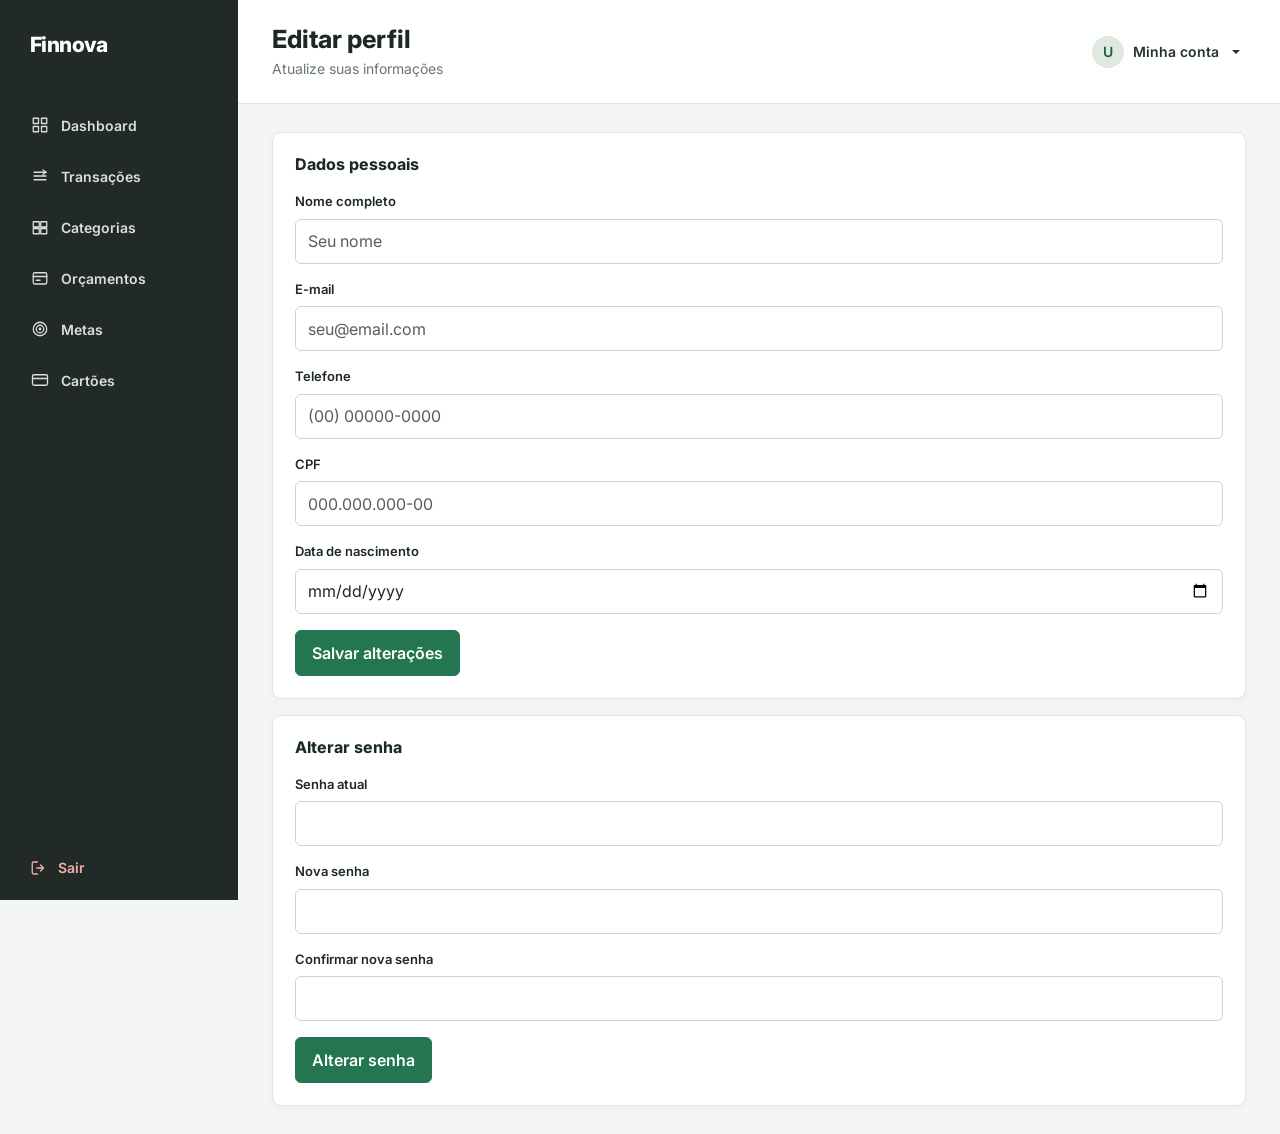
<file: financas-fotografico (2)/financas-fotografico/financas-fotografico/editar-perfil.html>
<!DOCTYPE html>
<html lang="pt-BR">
 <head>
  <meta charset="utf-8"/>
  <meta content="width=device-width, initial-scale=1.0" name="viewport"/>
  <title>
   Editar perfil | Finnova
  </title>
  <link href="https://fonts.googleapis.com" rel="preconnect"/>
  <link crossorigin="" href="https://fonts.gstatic.com" rel="preconnect"/>
  <link href="https://fonts.googleapis.com/css2?family=Inter:wght@400;500;600;700&amp;display=swap" rel="stylesheet"/>
  <link href="https://cdn.jsdelivr.net/npm/bootstrap@5.3.3/dist/css/bootstrap.min.css" rel="stylesheet"/>
  <link href="css/dashboard.css" rel="stylesheet"/>
 </head>
 <body>
  <header class="cabecalho-mobile d-lg-none">
   <a class="marca" href="dashboard.html">
    Finnova
   </a>
   <button aria-controls="menu-mobile" aria-expanded="false" aria-label="Abrir menu" class="btn botao-menu" data-bs-target="#menu-mobile" data-bs-toggle="offcanvas" type="button">
    <svg aria-hidden="true" class="icone-linha" fill="none" stroke="currentColor" stroke-linecap="round" stroke-linejoin="round" stroke-width="1.7" viewbox="0 0 24 24">
     <path d="M4 6h16M4 12h16M4 18h16">
     </path>
    </svg>
   </button>
  </header>
  <div aria-labelledby="titulo-menu" class="offcanvas offcanvas-start" id="menu-mobile" tabindex="-1">
   <div class="offcanvas-header">
    <h2 class="h5 mb-0" id="titulo-menu">
     Finnova
    </h2>
    <button aria-label="Fechar menu" class="btn-close" data-bs-dismiss="offcanvas" type="button">
    </button>
   </div>
   <nav aria-label="Menu principal mobile" class="offcanvas-body menu-navegacao">
    <a class="nav-link" href="dashboard.html">
     <svg aria-hidden="true" class="icone-linha" fill="none" stroke="currentColor" stroke-linecap="round" stroke-linejoin="round" stroke-width="1.7" viewbox="0 0 24 24">
      <rect height="7" width="7" x="3" y="3">
      </rect>
      <rect height="7" width="7" x="14" y="3">
      </rect>
      <rect height="7" width="7" x="3" y="14">
      </rect>
      <rect height="7" width="7" x="14" y="14">
      </rect>
     </svg>
     <span>
      Dashboard
     </span>
    </a>
    <a class="nav-link" href="transacoes.html">
     <svg aria-hidden="true" class="icone-linha" fill="none" stroke="currentColor" stroke-linecap="round" stroke-linejoin="round" stroke-width="1.7" viewbox="0 0 24 24">
      <path d="M4 7h16M4 12h16M4 17h16">
      </path>
      <path d="m16 4 4 3-4 3">
      </path>
     </svg>
     <span>
      Transações
     </span>
    </a>
    <a class="nav-link" href="categorias.html">
     <svg aria-hidden="true" class="icone-linha" fill="none" stroke="currentColor" stroke-linecap="round" stroke-linejoin="round" stroke-width="1.7" viewbox="0 0 24 24">
      <path d="M3 5h8v7H3zM13 5h8v7h-8zM3 14h8v7H3zM13 14h8v7h-8z">
      </path>
     </svg>
     <span>
      Categorias
     </span>
    </a>
    <a class="nav-link" href="orcamentos.html">
     <svg aria-hidden="true" class="icone-linha" fill="none" stroke="currentColor" stroke-linecap="round" stroke-linejoin="round" stroke-width="1.7" viewbox="0 0 24 24">
      <rect height="15" rx="2" width="18" x="3" y="5">
      </rect>
      <path d="M3 10h18M7 15h5">
      </path>
     </svg>
     <span>
      Orçamentos
     </span>
    </a>
    <a class="nav-link" href="metas.html">
     <svg aria-hidden="true" class="icone-linha" fill="none" stroke="currentColor" stroke-linecap="round" stroke-linejoin="round" stroke-width="1.7" viewbox="0 0 24 24">
      <circle cx="12" cy="12" r="9">
      </circle>
      <circle cx="12" cy="12" r="5">
      </circle>
      <circle cx="12" cy="12" r="1">
      </circle>
     </svg>
     <span>
      Metas
     </span>
    </a>
    <a class="nav-link" href="cartoes.html">
     <svg aria-hidden="true" class="icone-linha" fill="none" stroke="currentColor" stroke-linecap="round" stroke-linejoin="round" stroke-width="1.7" viewbox="0 0 24 24">
      <rect height="14" rx="2" width="20" x="2" y="5">
      </rect>
      <path d="M2 10h20">
      </path>
     </svg>
     <span>
      Cartões
     </span>
    </a>
    <a class="nav-link mt-4" href="login.html">
     <svg aria-hidden="true" class="icone-linha" fill="none" stroke="currentColor" stroke-linecap="round" stroke-linejoin="round" stroke-width="1.7" viewbox="0 0 24 24">
      <path d="M10 4H5a2 2 0 0 0-2 2v12a2 2 0 0 0 2 2h5M14 8l4 4-4 4M9 12h9">
      </path>
     </svg>
     <span>
      Sair
     </span>
    </a>
   </nav>
  </div>
  <aside class="menu-lateral d-none d-lg-flex">
   <a class="marca" href="dashboard.html">
    Finnova
   </a>
   <nav aria-label="Menu principal" class="menu-navegacao">
    <a class="nav-link" href="dashboard.html">
     <svg aria-hidden="true" class="icone-linha" fill="none" stroke="currentColor" stroke-linecap="round" stroke-linejoin="round" stroke-width="1.7" viewbox="0 0 24 24">
      <rect height="7" width="7" x="3" y="3">
      </rect>
      <rect height="7" width="7" x="14" y="3">
      </rect>
      <rect height="7" width="7" x="3" y="14">
      </rect>
      <rect height="7" width="7" x="14" y="14">
      </rect>
     </svg>
     <span>
      Dashboard
     </span>
    </a>
    <a class="nav-link" href="transacoes.html">
     <svg aria-hidden="true" class="icone-linha" fill="none" stroke="currentColor" stroke-linecap="round" stroke-linejoin="round" stroke-width="1.7" viewbox="0 0 24 24">
      <path d="M4 7h16M4 12h16M4 17h16">
      </path>
      <path d="m16 4 4 3-4 3">
      </path>
     </svg>
     <span>
      Transações
     </span>
    </a>
    <a class="nav-link" href="categorias.html">
     <svg aria-hidden="true" class="icone-linha" fill="none" stroke="currentColor" stroke-linecap="round" stroke-linejoin="round" stroke-width="1.7" viewbox="0 0 24 24">
      <path d="M3 5h8v7H3zM13 5h8v7h-8zM3 14h8v7H3zM13 14h8v7h-8z">
      </path>
     </svg>
     <span>
      Categorias
     </span>
    </a>
    <a class="nav-link" href="orcamentos.html">
     <svg aria-hidden="true" class="icone-linha" fill="none" stroke="currentColor" stroke-linecap="round" stroke-linejoin="round" stroke-width="1.7" viewbox="0 0 24 24">
      <rect height="15" rx="2" width="18" x="3" y="5">
      </rect>
      <path d="M3 10h18M7 15h5">
      </path>
     </svg>
     <span>
      Orçamentos
     </span>
    </a>
    <a class="nav-link" href="metas.html">
     <svg aria-hidden="true" class="icone-linha" fill="none" stroke="currentColor" stroke-linecap="round" stroke-linejoin="round" stroke-width="1.7" viewbox="0 0 24 24">
      <circle cx="12" cy="12" r="9">
      </circle>
      <circle cx="12" cy="12" r="5">
      </circle>
      <circle cx="12" cy="12" r="1">
      </circle>
     </svg>
     <span>
      Metas
     </span>
    </a>
    <a class="nav-link" href="cartoes.html">
     <svg aria-hidden="true" class="icone-linha" fill="none" stroke="currentColor" stroke-linecap="round" stroke-linejoin="round" stroke-width="1.7" viewbox="0 0 24 24">
      <rect height="14" rx="2" width="20" x="2" y="5">
      </rect>
      <path d="M2 10h20">
      </path>
     </svg>
     <span>
      Cartões
     </span>
    </a>
   </nav>
   <a class="sair" href="login.html">
    <svg aria-hidden="true" class="icone-linha" fill="none" stroke="currentColor" stroke-linecap="round" stroke-linejoin="round" stroke-width="1.7" viewbox="0 0 24 24">
     <path d="M10 4H5a2 2 0 0 0-2 2v12a2 2 0 0 0 2 2h5M14 8l4 4-4 4M9 12h9">
     </path>
    </svg>
    Sair
   </a>
  </aside>
  <div class="area-principal">
   <header class="topo-pagina">
    <div>
     <h1>
      Editar perfil
     </h1>
     <p>
      Atualize suas informações
     </p>
    </div>
    <div class="dropdown">
     <button aria-expanded="false" class="botao-perfil dropdown-toggle" data-bs-toggle="dropdown" type="button">
      <span class="avatar">
       U
      </span>
      Minha conta
     </button>
     <ul class="dropdown-menu dropdown-menu-end">
      <li>
       <h2 class="dropdown-header">
        Nome do usuário
       </h2>
      </li>
      <li>
       <a class="dropdown-item" href="perfil.html">
        Perfil
       </a>
      </li>
      <li>
       <a class="dropdown-item" href="editar-perfil.html">
        Editar perfil
       </a>
      </li>
      <li>
       <a class="dropdown-item" href="aparencia.html">
        Aparência
       </a>
      </li>
      <li>
       <hr class="dropdown-divider"/>
      </li>
      <li>
       <a class="dropdown-item text-danger" href="login.html">
        Sair
       </a>
      </li>
     </ul>
    </div>
   </header>
   <main class="conteudo-principal">
    <section class="painel mb-3">
     <h2>
      Dados pessoais
     </h2>
     <form class="formulario-demonstracao">
      <div class="grupo-campo">
       <label for="nome-perfil">
        Nome completo
       </label>
       <input autocomplete="name" class="form-control" id="nome-perfil" name="nome-perfil" placeholder="Seu nome" required="" type="text"/>
      </div>
      <div class="grupo-campo">
       <label for="email-perfil">
        E-mail
       </label>
       <input autocomplete="email" class="form-control" id="email-perfil" name="email-perfil" placeholder="seu@email.com" required="" type="email"/>
      </div>
      <div class="grupo-campo">
       <label for="telefone-perfil">
        Telefone
       </label>
       <input autocomplete="tel" class="form-control" id="telefone-perfil" name="telefone-perfil" placeholder="(00) 00000-0000" required="" type="tel"/>
      </div>
      <div class="grupo-campo">
       <label for="cpf-perfil">
        CPF
       </label>
       <input class="form-control" id="cpf-perfil" inputmode="numeric" name="cpf-perfil" placeholder="000.000.000-00" required="" type="text"/>
      </div>
      <div class="grupo-campo">
       <label for="nascimento-perfil">
        Data de nascimento
       </label>
       <input class="form-control" id="nascimento-perfil" name="nascimento-perfil" placeholder="" required="" type="date"/>
      </div>
      <button class="btn botao-principal" type="submit">
       Salvar alterações
      </button>
     </form>
    </section>
    <section class="painel">
     <h2>
      Alterar senha
     </h2>
     <form class="formulario-demonstracao">
      <div class="grupo-campo">
       <label for="senha-atual">
        Senha atual
       </label>
       <input autocomplete="current-password" class="form-control" id="senha-atual" name="senha-atual" placeholder="" required="" type="password"/>
      </div>
      <div class="grupo-campo">
       <label for="senha-nova">
        Nova senha
       </label>
       <input autocomplete="new-password" class="form-control" id="senha-nova" name="senha-nova" placeholder="" required="" type="password"/>
      </div>
      <div class="grupo-campo">
       <label for="senha-confirmar">
        Confirmar nova senha
       </label>
       <input autocomplete="new-password" class="form-control" id="senha-confirmar" name="senha-confirmar" placeholder="" required="" type="password"/>
      </div>
      <button class="btn botao-principal" type="submit">
       Alterar senha
      </button>
     </form>
    </section>
   </main>
  </div>
  <script src="https://cdn.jsdelivr.net/npm/bootstrap@5.3.3/dist/js/bootstrap.bundle.min.js">
  </script>
  <script src="js/dashboard.js">
  </script>
 </body>
</html>
</file>
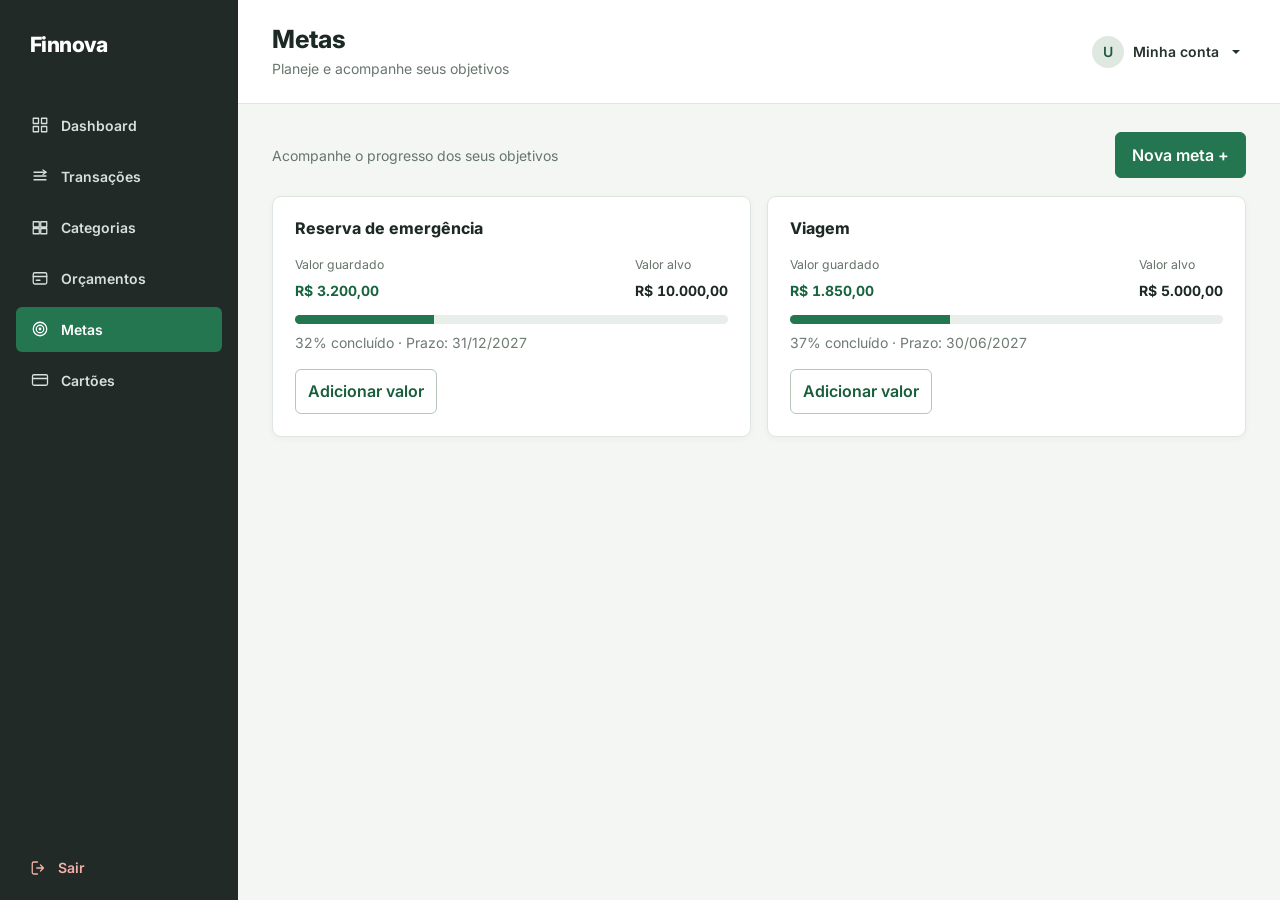
<file: financas-fotografico (2)/financas-fotografico/financas-fotografico/metas.html>
<!DOCTYPE html>
<html lang="pt-BR">
 <head>
  <meta charset="utf-8"/>
  <meta content="width=device-width, initial-scale=1.0" name="viewport"/>
  <title>
   Metas | Finnova
  </title>
  <link href="https://fonts.googleapis.com" rel="preconnect"/>
  <link crossorigin="" href="https://fonts.gstatic.com" rel="preconnect"/>
  <link href="https://fonts.googleapis.com/css2?family=Inter:wght@400;500;600;700&amp;display=swap" rel="stylesheet"/>
  <link href="https://cdn.jsdelivr.net/npm/bootstrap@5.3.3/dist/css/bootstrap.min.css" rel="stylesheet"/>
  <link href="css/dashboard.css" rel="stylesheet"/>
 </head>
 <body>
  <header class="cabecalho-mobile d-lg-none">
   <a class="marca" href="dashboard.html">
    Finnova
   </a>
   <button aria-controls="menu-mobile" aria-expanded="false" aria-label="Abrir menu" class="btn botao-menu" data-bs-target="#menu-mobile" data-bs-toggle="offcanvas" type="button">
    <svg aria-hidden="true" class="icone-linha" fill="none" stroke="currentColor" stroke-linecap="round" stroke-linejoin="round" stroke-width="1.7" viewbox="0 0 24 24">
     <path d="M4 6h16M4 12h16M4 18h16">
     </path>
    </svg>
   </button>
  </header>
  <div aria-labelledby="titulo-menu" class="offcanvas offcanvas-start" id="menu-mobile" tabindex="-1">
   <div class="offcanvas-header">
    <h2 class="h5 mb-0" id="titulo-menu">
     Finnova
    </h2>
    <button aria-label="Fechar menu" class="btn-close" data-bs-dismiss="offcanvas" type="button">
    </button>
   </div>
   <nav aria-label="Menu principal mobile" class="offcanvas-body menu-navegacao">
    <a class="nav-link" href="dashboard.html">
     <svg aria-hidden="true" class="icone-linha" fill="none" stroke="currentColor" stroke-linecap="round" stroke-linejoin="round" stroke-width="1.7" viewbox="0 0 24 24">
      <rect height="7" width="7" x="3" y="3">
      </rect>
      <rect height="7" width="7" x="14" y="3">
      </rect>
      <rect height="7" width="7" x="3" y="14">
      </rect>
      <rect height="7" width="7" x="14" y="14">
      </rect>
     </svg>
     <span>
      Dashboard
     </span>
    </a>
    <a class="nav-link" href="transacoes.html">
     <svg aria-hidden="true" class="icone-linha" fill="none" stroke="currentColor" stroke-linecap="round" stroke-linejoin="round" stroke-width="1.7" viewbox="0 0 24 24">
      <path d="M4 7h16M4 12h16M4 17h16">
      </path>
      <path d="m16 4 4 3-4 3">
      </path>
     </svg>
     <span>
      Transações
     </span>
    </a>
    <a class="nav-link" href="categorias.html">
     <svg aria-hidden="true" class="icone-linha" fill="none" stroke="currentColor" stroke-linecap="round" stroke-linejoin="round" stroke-width="1.7" viewbox="0 0 24 24">
      <path d="M3 5h8v7H3zM13 5h8v7h-8zM3 14h8v7H3zM13 14h8v7h-8z">
      </path>
     </svg>
     <span>
      Categorias
     </span>
    </a>
    <a class="nav-link" href="orcamentos.html">
     <svg aria-hidden="true" class="icone-linha" fill="none" stroke="currentColor" stroke-linecap="round" stroke-linejoin="round" stroke-width="1.7" viewbox="0 0 24 24">
      <rect height="15" rx="2" width="18" x="3" y="5">
      </rect>
      <path d="M3 10h18M7 15h5">
      </path>
     </svg>
     <span>
      Orçamentos
     </span>
    </a>
    <a class="nav-link active" href="metas.html">
     <svg aria-hidden="true" class="icone-linha" fill="none" stroke="currentColor" stroke-linecap="round" stroke-linejoin="round" stroke-width="1.7" viewbox="0 0 24 24">
      <circle cx="12" cy="12" r="9">
      </circle>
      <circle cx="12" cy="12" r="5">
      </circle>
      <circle cx="12" cy="12" r="1">
      </circle>
     </svg>
     <span>
      Metas
     </span>
    </a>
    <a class="nav-link" href="cartoes.html">
     <svg aria-hidden="true" class="icone-linha" fill="none" stroke="currentColor" stroke-linecap="round" stroke-linejoin="round" stroke-width="1.7" viewbox="0 0 24 24">
      <rect height="14" rx="2" width="20" x="2" y="5">
      </rect>
      <path d="M2 10h20">
      </path>
     </svg>
     <span>
      Cartões
     </span>
    </a>
    <a class="nav-link mt-4" href="login.html">
     <svg aria-hidden="true" class="icone-linha" fill="none" stroke="currentColor" stroke-linecap="round" stroke-linejoin="round" stroke-width="1.7" viewbox="0 0 24 24">
      <path d="M10 4H5a2 2 0 0 0-2 2v12a2 2 0 0 0 2 2h5M14 8l4 4-4 4M9 12h9">
      </path>
     </svg>
     <span>
      Sair
     </span>
    </a>
   </nav>
  </div>
  <aside class="menu-lateral d-none d-lg-flex">
   <a class="marca" href="dashboard.html">
    Finnova
   </a>
   <nav aria-label="Menu principal" class="menu-navegacao">
    <a class="nav-link" href="dashboard.html">
     <svg aria-hidden="true" class="icone-linha" fill="none" stroke="currentColor" stroke-linecap="round" stroke-linejoin="round" stroke-width="1.7" viewbox="0 0 24 24">
      <rect height="7" width="7" x="3" y="3">
      </rect>
      <rect height="7" width="7" x="14" y="3">
      </rect>
      <rect height="7" width="7" x="3" y="14">
      </rect>
      <rect height="7" width="7" x="14" y="14">
      </rect>
     </svg>
     <span>
      Dashboard
     </span>
    </a>
    <a class="nav-link" href="transacoes.html">
     <svg aria-hidden="true" class="icone-linha" fill="none" stroke="currentColor" stroke-linecap="round" stroke-linejoin="round" stroke-width="1.7" viewbox="0 0 24 24">
      <path d="M4 7h16M4 12h16M4 17h16">
      </path>
      <path d="m16 4 4 3-4 3">
      </path>
     </svg>
     <span>
      Transações
     </span>
    </a>
    <a class="nav-link" href="categorias.html">
     <svg aria-hidden="true" class="icone-linha" fill="none" stroke="currentColor" stroke-linecap="round" stroke-linejoin="round" stroke-width="1.7" viewbox="0 0 24 24">
      <path d="M3 5h8v7H3zM13 5h8v7h-8zM3 14h8v7H3zM13 14h8v7h-8z">
      </path>
     </svg>
     <span>
      Categorias
     </span>
    </a>
    <a class="nav-link" href="orcamentos.html">
     <svg aria-hidden="true" class="icone-linha" fill="none" stroke="currentColor" stroke-linecap="round" stroke-linejoin="round" stroke-width="1.7" viewbox="0 0 24 24">
      <rect height="15" rx="2" width="18" x="3" y="5">
      </rect>
      <path d="M3 10h18M7 15h5">
      </path>
     </svg>
     <span>
      Orçamentos
     </span>
    </a>
    <a class="nav-link active" href="metas.html">
     <svg aria-hidden="true" class="icone-linha" fill="none" stroke="currentColor" stroke-linecap="round" stroke-linejoin="round" stroke-width="1.7" viewbox="0 0 24 24">
      <circle cx="12" cy="12" r="9">
      </circle>
      <circle cx="12" cy="12" r="5">
      </circle>
      <circle cx="12" cy="12" r="1">
      </circle>
     </svg>
     <span>
      Metas
     </span>
    </a>
    <a class="nav-link" href="cartoes.html">
     <svg aria-hidden="true" class="icone-linha" fill="none" stroke="currentColor" stroke-linecap="round" stroke-linejoin="round" stroke-width="1.7" viewbox="0 0 24 24">
      <rect height="14" rx="2" width="20" x="2" y="5">
      </rect>
      <path d="M2 10h20">
      </path>
     </svg>
     <span>
      Cartões
     </span>
    </a>
   </nav>
   <a class="sair" href="login.html">
    <svg aria-hidden="true" class="icone-linha" fill="none" stroke="currentColor" stroke-linecap="round" stroke-linejoin="round" stroke-width="1.7" viewbox="0 0 24 24">
     <path d="M10 4H5a2 2 0 0 0-2 2v12a2 2 0 0 0 2 2h5M14 8l4 4-4 4M9 12h9">
     </path>
    </svg>
    Sair
   </a>
  </aside>
  <div class="area-principal">
   <header class="topo-pagina">
    <div>
     <h1>
      Metas
     </h1>
     <p>
      Planeje e acompanhe seus objetivos
     </p>
    </div>
    <div class="dropdown">
     <button aria-expanded="false" class="botao-perfil dropdown-toggle" data-bs-toggle="dropdown" type="button">
      <span class="avatar">
       U
      </span>
      Minha conta
     </button>
     <ul class="dropdown-menu dropdown-menu-end">
      <li>
       <h2 class="dropdown-header">
        Nome do usuário
       </h2>
      </li>
      <li>
       <a class="dropdown-item" href="perfil.html">
        Perfil
       </a>
      </li>
      <li>
       <a class="dropdown-item" href="editar-perfil.html">
        Editar perfil
       </a>
      </li>
      <li>
       <a class="dropdown-item" href="aparencia.html">
        Aparência
       </a>
      </li>
      <li>
       <hr class="dropdown-divider"/>
      </li>
      <li>
       <a class="dropdown-item text-danger" href="login.html">
        Sair
       </a>
      </li>
     </ul>
    </div>
   </header>
   <main class="conteudo-principal">
    <div class="acoes-pagina">
     <span>
      Acompanhe o progresso dos seus objetivos
     </span>
     <button class="btn botao-principal" data-bs-target="#modal-meta" data-bs-toggle="modal">
      Nova meta +
     </button>
    </div>
    <section aria-label="Metas" class="row g-3">
     <div class="col-lg-6">
      <article class="painel h-100">
       <h2>
        Reserva de emergência
       </h2>
       <div class="detalhes-cartao">
        <div>
         <small>
          Valor guardado
         </small>
         <strong class="texto-receita">
          R$ 3.200,00
         </strong>
        </div>
        <div>
         <small>
          Valor alvo
         </small>
         <strong>
          R$ 10.000,00
         </strong>
        </div>
       </div>
       <div aria-label="Progresso de Reserva de emergência" aria-valuemax="100" aria-valuemin="0" aria-valuenow="32" class="barra-progresso" role="progressbar">
        <span style="width:32%">
        </span>
       </div>
       <p class="texto-apoio mt-2">
        32% concluído · Prazo: 31/12/2027
       </p>
       <button class="btn botao-secundario" data-bs-target="#modal-adicionar-valor" data-bs-toggle="modal">
        Adicionar valor
       </button>
      </article>
     </div>
     <div class="col-lg-6">
      <article class="painel h-100">
       <h2>
        Viagem
       </h2>
       <div class="detalhes-cartao">
        <div>
         <small>
          Valor guardado
         </small>
         <strong class="texto-receita">
          R$ 1.850,00
         </strong>
        </div>
        <div>
         <small>
          Valor alvo
         </small>
         <strong>
          R$ 5.000,00
         </strong>
        </div>
       </div>
       <div aria-label="Progresso de Viagem" aria-valuemax="100" aria-valuemin="0" aria-valuenow="37" class="barra-progresso" role="progressbar">
        <span style="width:37%">
        </span>
       </div>
       <p class="texto-apoio mt-2">
        37% concluído · Prazo: 30/06/2027
       </p>
       <button class="btn botao-secundario" data-bs-target="#modal-adicionar-valor" data-bs-toggle="modal">
        Adicionar valor
       </button>
      </article>
     </div>
    </section>
   </main>
  </div>
  <div aria-hidden="true" aria-labelledby="titulo-modal-meta" class="modal fade" id="modal-meta" tabindex="-1">
   <div class="modal-dialog modal-dialog-centered">
    <div class="modal-content">
     <div class="modal-header">
      <h2 class="modal-title fs-5" id="titulo-modal-meta">
       Nova meta
      </h2>
      <button aria-label="Fechar" class="btn-close" data-bs-dismiss="modal" type="button">
      </button>
     </div>
     <form class="formulario-demonstracao">
      <div class="modal-body">
       <div class="grupo-campo">
        <label for="nome-meta">
         Nome
        </label>
        <input class="form-control" id="nome-meta" name="nome-meta" placeholder="Ex.: Reserva de emergência" required="" type="text"/>
       </div>
       <div class="grupo-campo">
        <label for="alvo-meta">
         Valor alvo
        </label>
        <input class="form-control" id="alvo-meta" min="0.01" name="alvo-meta" placeholder="0,00" required="" step="0.01" type="number"/>
       </div>
       <div class="grupo-campo">
        <label for="prazo-meta">
         Prazo
        </label>
        <input class="form-control" id="prazo-meta" name="prazo-meta" placeholder="" required="" type="date"/>
       </div>
      </div>
      <div class="modal-footer">
       <button class="btn btn-outline-secondary" data-bs-dismiss="modal" type="button">
        Cancelar
       </button>
       <button class="btn botao-principal" type="submit">
        Salvar
       </button>
      </div>
     </form>
    </div>
   </div>
  </div>
  <div aria-hidden="true" aria-labelledby="titulo-modal-adicionar-valor" class="modal fade" id="modal-adicionar-valor" tabindex="-1">
   <div class="modal-dialog modal-dialog-centered">
    <div class="modal-content">
     <div class="modal-header">
      <h2 class="modal-title fs-5" id="titulo-modal-adicionar-valor">
       Adicionar valor
      </h2>
      <button aria-label="Fechar" class="btn-close" data-bs-dismiss="modal" type="button">
      </button>
     </div>
     <form class="formulario-demonstracao">
      <div class="modal-body">
       <div class="grupo-campo">
        <label for="meta-destino">
         Meta
        </label>
        <select class="form-select" id="meta-destino" name="meta-destino" required="">
         <option value="">
          Selecione
         </option>
         <option>
          Reserva de emergência
         </option>
         <option>
          Viagem
         </option>
        </select>
       </div>
       <div class="grupo-campo">
        <label for="valor-adicionar">
         Valor
        </label>
        <input class="form-control" id="valor-adicionar" min="0.01" name="valor-adicionar" placeholder="0,00" required="" step="0.01" type="number"/>
       </div>
      </div>
      <div class="modal-footer">
       <button class="btn btn-outline-secondary" data-bs-dismiss="modal" type="button">
        Cancelar
       </button>
       <button class="btn botao-principal" type="submit">
        Salvar
       </button>
      </div>
     </form>
    </div>
   </div>
  </div>
  <script src="https://cdn.jsdelivr.net/npm/bootstrap@5.3.3/dist/js/bootstrap.bundle.min.js">
  </script>
  <script src="js/dashboard.js">
  </script>
 </body>
</html>
</file>
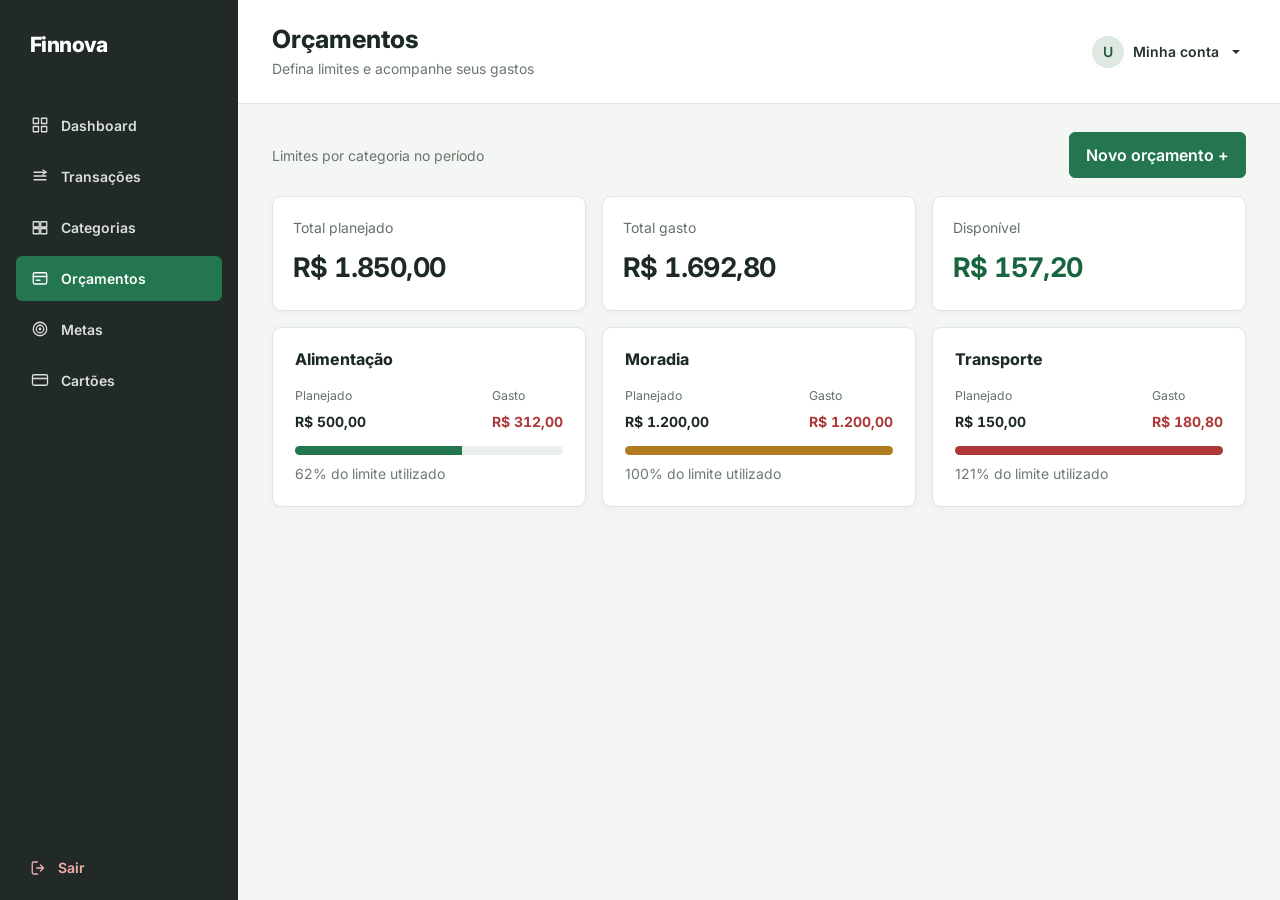
<file: financas-fotografico (2)/financas-fotografico/financas-fotografico/orcamentos.html>
<!DOCTYPE html>
<html lang="pt-BR">
 <head>
  <meta charset="utf-8"/>
  <meta content="width=device-width, initial-scale=1.0" name="viewport"/>
  <title>
   Orçamentos | Finnova
  </title>
  <link href="https://fonts.googleapis.com" rel="preconnect"/>
  <link crossorigin="" href="https://fonts.gstatic.com" rel="preconnect"/>
  <link href="https://fonts.googleapis.com/css2?family=Inter:wght@400;500;600;700&amp;display=swap" rel="stylesheet"/>
  <link href="https://cdn.jsdelivr.net/npm/bootstrap@5.3.3/dist/css/bootstrap.min.css" rel="stylesheet"/>
  <link href="css/dashboard.css" rel="stylesheet"/>
 </head>
 <body>
  <header class="cabecalho-mobile d-lg-none">
   <a class="marca" href="dashboard.html">
    Finnova
   </a>
   <button aria-controls="menu-mobile" aria-expanded="false" aria-label="Abrir menu" class="btn botao-menu" data-bs-target="#menu-mobile" data-bs-toggle="offcanvas" type="button">
    <svg aria-hidden="true" class="icone-linha" fill="none" stroke="currentColor" stroke-linecap="round" stroke-linejoin="round" stroke-width="1.7" viewbox="0 0 24 24">
     <path d="M4 6h16M4 12h16M4 18h16">
     </path>
    </svg>
   </button>
  </header>
  <div aria-labelledby="titulo-menu" class="offcanvas offcanvas-start" id="menu-mobile" tabindex="-1">
   <div class="offcanvas-header">
    <h2 class="h5 mb-0" id="titulo-menu">
     Finnova
    </h2>
    <button aria-label="Fechar menu" class="btn-close" data-bs-dismiss="offcanvas" type="button">
    </button>
   </div>
   <nav aria-label="Menu principal mobile" class="offcanvas-body menu-navegacao">
    <a class="nav-link" href="dashboard.html">
     <svg aria-hidden="true" class="icone-linha" fill="none" stroke="currentColor" stroke-linecap="round" stroke-linejoin="round" stroke-width="1.7" viewbox="0 0 24 24">
      <rect height="7" width="7" x="3" y="3">
      </rect>
      <rect height="7" width="7" x="14" y="3">
      </rect>
      <rect height="7" width="7" x="3" y="14">
      </rect>
      <rect height="7" width="7" x="14" y="14">
      </rect>
     </svg>
     <span>
      Dashboard
     </span>
    </a>
    <a class="nav-link" href="transacoes.html">
     <svg aria-hidden="true" class="icone-linha" fill="none" stroke="currentColor" stroke-linecap="round" stroke-linejoin="round" stroke-width="1.7" viewbox="0 0 24 24">
      <path d="M4 7h16M4 12h16M4 17h16">
      </path>
      <path d="m16 4 4 3-4 3">
      </path>
     </svg>
     <span>
      Transações
     </span>
    </a>
    <a class="nav-link" href="categorias.html">
     <svg aria-hidden="true" class="icone-linha" fill="none" stroke="currentColor" stroke-linecap="round" stroke-linejoin="round" stroke-width="1.7" viewbox="0 0 24 24">
      <path d="M3 5h8v7H3zM13 5h8v7h-8zM3 14h8v7H3zM13 14h8v7h-8z">
      </path>
     </svg>
     <span>
      Categorias
     </span>
    </a>
    <a class="nav-link active" href="orcamentos.html">
     <svg aria-hidden="true" class="icone-linha" fill="none" stroke="currentColor" stroke-linecap="round" stroke-linejoin="round" stroke-width="1.7" viewbox="0 0 24 24">
      <rect height="15" rx="2" width="18" x="3" y="5">
      </rect>
      <path d="M3 10h18M7 15h5">
      </path>
     </svg>
     <span>
      Orçamentos
     </span>
    </a>
    <a class="nav-link" href="metas.html">
     <svg aria-hidden="true" class="icone-linha" fill="none" stroke="currentColor" stroke-linecap="round" stroke-linejoin="round" stroke-width="1.7" viewbox="0 0 24 24">
      <circle cx="12" cy="12" r="9">
      </circle>
      <circle cx="12" cy="12" r="5">
      </circle>
      <circle cx="12" cy="12" r="1">
      </circle>
     </svg>
     <span>
      Metas
     </span>
    </a>
    <a class="nav-link" href="cartoes.html">
     <svg aria-hidden="true" class="icone-linha" fill="none" stroke="currentColor" stroke-linecap="round" stroke-linejoin="round" stroke-width="1.7" viewbox="0 0 24 24">
      <rect height="14" rx="2" width="20" x="2" y="5">
      </rect>
      <path d="M2 10h20">
      </path>
     </svg>
     <span>
      Cartões
     </span>
    </a>
    <a class="nav-link mt-4" href="login.html">
     <svg aria-hidden="true" class="icone-linha" fill="none" stroke="currentColor" stroke-linecap="round" stroke-linejoin="round" stroke-width="1.7" viewbox="0 0 24 24">
      <path d="M10 4H5a2 2 0 0 0-2 2v12a2 2 0 0 0 2 2h5M14 8l4 4-4 4M9 12h9">
      </path>
     </svg>
     <span>
      Sair
     </span>
    </a>
   </nav>
  </div>
  <aside class="menu-lateral d-none d-lg-flex">
   <a class="marca" href="dashboard.html">
    Finnova
   </a>
   <nav aria-label="Menu principal" class="menu-navegacao">
    <a class="nav-link" href="dashboard.html">
     <svg aria-hidden="true" class="icone-linha" fill="none" stroke="currentColor" stroke-linecap="round" stroke-linejoin="round" stroke-width="1.7" viewbox="0 0 24 24">
      <rect height="7" width="7" x="3" y="3">
      </rect>
      <rect height="7" width="7" x="14" y="3">
      </rect>
      <rect height="7" width="7" x="3" y="14">
      </rect>
      <rect height="7" width="7" x="14" y="14">
      </rect>
     </svg>
     <span>
      Dashboard
     </span>
    </a>
    <a class="nav-link" href="transacoes.html">
     <svg aria-hidden="true" class="icone-linha" fill="none" stroke="currentColor" stroke-linecap="round" stroke-linejoin="round" stroke-width="1.7" viewbox="0 0 24 24">
      <path d="M4 7h16M4 12h16M4 17h16">
      </path>
      <path d="m16 4 4 3-4 3">
      </path>
     </svg>
     <span>
      Transações
     </span>
    </a>
    <a class="nav-link" href="categorias.html">
     <svg aria-hidden="true" class="icone-linha" fill="none" stroke="currentColor" stroke-linecap="round" stroke-linejoin="round" stroke-width="1.7" viewbox="0 0 24 24">
      <path d="M3 5h8v7H3zM13 5h8v7h-8zM3 14h8v7H3zM13 14h8v7h-8z">
      </path>
     </svg>
     <span>
      Categorias
     </span>
    </a>
    <a class="nav-link active" href="orcamentos.html">
     <svg aria-hidden="true" class="icone-linha" fill="none" stroke="currentColor" stroke-linecap="round" stroke-linejoin="round" stroke-width="1.7" viewbox="0 0 24 24">
      <rect height="15" rx="2" width="18" x="3" y="5">
      </rect>
      <path d="M3 10h18M7 15h5">
      </path>
     </svg>
     <span>
      Orçamentos
     </span>
    </a>
    <a class="nav-link" href="metas.html">
     <svg aria-hidden="true" class="icone-linha" fill="none" stroke="currentColor" stroke-linecap="round" stroke-linejoin="round" stroke-width="1.7" viewbox="0 0 24 24">
      <circle cx="12" cy="12" r="9">
      </circle>
      <circle cx="12" cy="12" r="5">
      </circle>
      <circle cx="12" cy="12" r="1">
      </circle>
     </svg>
     <span>
      Metas
     </span>
    </a>
    <a class="nav-link" href="cartoes.html">
     <svg aria-hidden="true" class="icone-linha" fill="none" stroke="currentColor" stroke-linecap="round" stroke-linejoin="round" stroke-width="1.7" viewbox="0 0 24 24">
      <rect height="14" rx="2" width="20" x="2" y="5">
      </rect>
      <path d="M2 10h20">
      </path>
     </svg>
     <span>
      Cartões
     </span>
    </a>
   </nav>
   <a class="sair" href="login.html">
    <svg aria-hidden="true" class="icone-linha" fill="none" stroke="currentColor" stroke-linecap="round" stroke-linejoin="round" stroke-width="1.7" viewbox="0 0 24 24">
     <path d="M10 4H5a2 2 0 0 0-2 2v12a2 2 0 0 0 2 2h5M14 8l4 4-4 4M9 12h9">
     </path>
    </svg>
    Sair
   </a>
  </aside>
  <div class="area-principal">
   <header class="topo-pagina">
    <div>
     <h1>
      Orçamentos
     </h1>
     <p>
      Defina limites e acompanhe seus gastos
     </p>
    </div>
    <div class="dropdown">
     <button aria-expanded="false" class="botao-perfil dropdown-toggle" data-bs-toggle="dropdown" type="button">
      <span class="avatar">
       U
      </span>
      Minha conta
     </button>
     <ul class="dropdown-menu dropdown-menu-end">
      <li>
       <h2 class="dropdown-header">
        Nome do usuário
       </h2>
      </li>
      <li>
       <a class="dropdown-item" href="perfil.html">
        Perfil
       </a>
      </li>
      <li>
       <a class="dropdown-item" href="editar-perfil.html">
        Editar perfil
       </a>
      </li>
      <li>
       <a class="dropdown-item" href="aparencia.html">
        Aparência
       </a>
      </li>
      <li>
       <hr class="dropdown-divider"/>
      </li>
      <li>
       <a class="dropdown-item text-danger" href="login.html">
        Sair
       </a>
      </li>
     </ul>
    </div>
   </header>
   <main class="conteudo-principal">
    <div class="acoes-pagina">
     <span>
      Limites por categoria no período
     </span>
     <button class="btn botao-principal" data-bs-target="#modal-orcamento" data-bs-toggle="modal">
      Novo orçamento +
     </button>
    </div>
    <section aria-label="Resumo de orçamentos" class="row g-3 mb-3">
     <div class="col-md-4">
      <article class="cartao-resumo">
       <p>
        Total planejado
       </p>
       <strong>
        R$ 1.850,00
       </strong>
      </article>
     </div>
     <div class="col-md-4">
      <article class="cartao-resumo">
       <p>
        Total gasto
       </p>
       <strong>
        R$ 1.692,80
       </strong>
      </article>
     </div>
     <div class="col-md-4">
      <article class="cartao-resumo">
       <p>
        Disponível
       </p>
       <strong class="texto-receita">
        R$ 157,20
       </strong>
      </article>
     </div>
    </section>
    <section aria-label="Orçamentos" class="row g-3">
     <div class="col-lg-4">
      <article class="painel h-100">
       <h2>
        Alimentação
       </h2>
       <div class="detalhes-cartao">
        <div>
         <small>
          Planejado
         </small>
         <strong>
          R$ 500,00
         </strong>
        </div>
        <div>
         <small>
          Gasto
         </small>
         <strong class="texto-despesa">
          R$ 312,00
         </strong>
        </div>
       </div>
       <div aria-label="Uso do orçamento de Alimentação" aria-valuemax="100" aria-valuemin="0" aria-valuenow="62" class="barra-progresso" role="progressbar">
        <span class="" style="width:62.4%">
        </span>
       </div>
       <p class="texto-apoio mt-2 mb-0">
        62% do limite utilizado
       </p>
      </article>
     </div>
     <div class="col-lg-4">
      <article class="painel h-100">
       <h2>
        Moradia
       </h2>
       <div class="detalhes-cartao">
        <div>
         <small>
          Planejado
         </small>
         <strong>
          R$ 1.200,00
         </strong>
        </div>
        <div>
         <small>
          Gasto
         </small>
         <strong class="texto-despesa">
          R$ 1.200,00
         </strong>
        </div>
       </div>
       <div aria-label="Uso do orçamento de Moradia" aria-valuemax="100" aria-valuemin="0" aria-valuenow="100" class="barra-progresso" role="progressbar">
        <span class="atencao" style="width:100.0%">
        </span>
       </div>
       <p class="texto-apoio mt-2 mb-0">
        100% do limite utilizado
       </p>
      </article>
     </div>
     <div class="col-lg-4">
      <article class="painel h-100">
       <h2>
        Transporte
       </h2>
       <div class="detalhes-cartao">
        <div>
         <small>
          Planejado
         </small>
         <strong>
          R$ 150,00
         </strong>
        </div>
        <div>
         <small>
          Gasto
         </small>
         <strong class="texto-despesa">
          R$ 180,80
         </strong>
        </div>
       </div>
       <div aria-label="Uso do orçamento de Transporte" aria-valuemax="100" aria-valuemin="0" aria-valuenow="121" class="barra-progresso" role="progressbar">
        <span class="excedido" style="width:100.0%">
        </span>
       </div>
       <p class="texto-apoio mt-2 mb-0">
        121% do limite utilizado
       </p>
      </article>
     </div>
    </section>
   </main>
  </div>
  <div aria-hidden="true" aria-labelledby="titulo-modal-orcamento" class="modal fade" id="modal-orcamento" tabindex="-1">
   <div class="modal-dialog modal-dialog-centered">
    <div class="modal-content">
     <div class="modal-header">
      <h2 class="modal-title fs-5" id="titulo-modal-orcamento">
       Novo orçamento
      </h2>
      <button aria-label="Fechar" class="btn-close" data-bs-dismiss="modal" type="button">
      </button>
     </div>
     <form class="formulario-demonstracao">
      <div class="modal-body">
       <div class="grupo-campo">
        <label for="categoria-orcamento">
         Categoria
        </label>
        <select class="form-select" id="categoria-orcamento" name="categoria-orcamento" required="">
         <option value="">
          Selecione
         </option>
         <option>
          Alimentação
         </option>
         <option>
          Moradia
         </option>
         <option>
          Transporte
         </option>
         <option>
          Contas
         </option>
        </select>
       </div>
       <div class="grupo-campo">
        <label for="limite-orcamento">
         Valor limite
        </label>
        <input class="form-control" id="limite-orcamento" min="0.01" name="limite-orcamento" placeholder="0,00" required="" step="0.01" type="number"/>
       </div>
       <div class="grupo-campo">
        <label for="periodo-orcamento">
         Período
        </label>
        <select class="form-select" id="periodo-orcamento" name="periodo-orcamento" required="">
         <option value="">
          Selecione
         </option>
         <option>
          Mensal
         </option>
         <option>
          Semanal
         </option>
         <option>
          Anual
         </option>
        </select>
       </div>
      </div>
      <div class="modal-footer">
       <button class="btn btn-outline-secondary" data-bs-dismiss="modal" type="button">
        Cancelar
       </button>
       <button class="btn botao-principal" type="submit">
        Salvar
       </button>
      </div>
     </form>
    </div>
   </div>
  </div>
  <script src="https://cdn.jsdelivr.net/npm/bootstrap@5.3.3/dist/js/bootstrap.bundle.min.js">
  </script>
  <script src="js/dashboard.js">
  </script>
 </body>
</html>
</file>
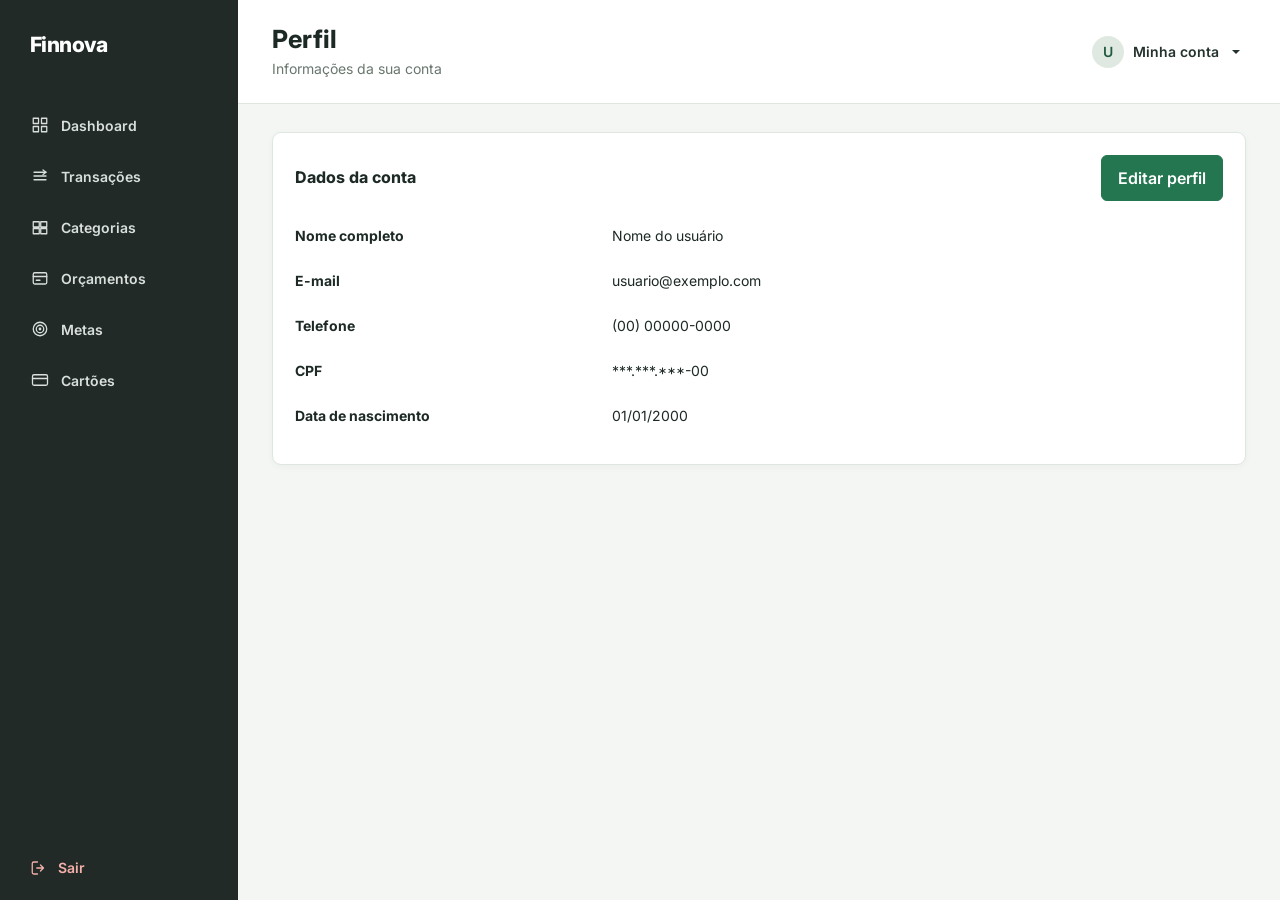
<file: financas-fotografico (2)/financas-fotografico/financas-fotografico/perfil.html>
<!DOCTYPE html>
<html lang="pt-BR">
 <head>
  <meta charset="utf-8"/>
  <meta content="width=device-width, initial-scale=1.0" name="viewport"/>
  <title>
   Perfil | Finnova
  </title>
  <link href="https://fonts.googleapis.com" rel="preconnect"/>
  <link crossorigin="" href="https://fonts.gstatic.com" rel="preconnect"/>
  <link href="https://fonts.googleapis.com/css2?family=Inter:wght@400;500;600;700&amp;display=swap" rel="stylesheet"/>
  <link href="https://cdn.jsdelivr.net/npm/bootstrap@5.3.3/dist/css/bootstrap.min.css" rel="stylesheet"/>
  <link href="css/dashboard.css" rel="stylesheet"/>
 </head>
 <body>
  <header class="cabecalho-mobile d-lg-none">
   <a class="marca" href="dashboard.html">
    Finnova
   </a>
   <button aria-controls="menu-mobile" aria-expanded="false" aria-label="Abrir menu" class="btn botao-menu" data-bs-target="#menu-mobile" data-bs-toggle="offcanvas" type="button">
    <svg aria-hidden="true" class="icone-linha" fill="none" stroke="currentColor" stroke-linecap="round" stroke-linejoin="round" stroke-width="1.7" viewbox="0 0 24 24">
     <path d="M4 6h16M4 12h16M4 18h16">
     </path>
    </svg>
   </button>
  </header>
  <div aria-labelledby="titulo-menu" class="offcanvas offcanvas-start" id="menu-mobile" tabindex="-1">
   <div class="offcanvas-header">
    <h2 class="h5 mb-0" id="titulo-menu">
     Finnova
    </h2>
    <button aria-label="Fechar menu" class="btn-close" data-bs-dismiss="offcanvas" type="button">
    </button>
   </div>
   <nav aria-label="Menu principal mobile" class="offcanvas-body menu-navegacao">
    <a class="nav-link" href="dashboard.html">
     <svg aria-hidden="true" class="icone-linha" fill="none" stroke="currentColor" stroke-linecap="round" stroke-linejoin="round" stroke-width="1.7" viewbox="0 0 24 24">
      <rect height="7" width="7" x="3" y="3">
      </rect>
      <rect height="7" width="7" x="14" y="3">
      </rect>
      <rect height="7" width="7" x="3" y="14">
      </rect>
      <rect height="7" width="7" x="14" y="14">
      </rect>
     </svg>
     <span>
      Dashboard
     </span>
    </a>
    <a class="nav-link" href="transacoes.html">
     <svg aria-hidden="true" class="icone-linha" fill="none" stroke="currentColor" stroke-linecap="round" stroke-linejoin="round" stroke-width="1.7" viewbox="0 0 24 24">
      <path d="M4 7h16M4 12h16M4 17h16">
      </path>
      <path d="m16 4 4 3-4 3">
      </path>
     </svg>
     <span>
      Transações
     </span>
    </a>
    <a class="nav-link" href="categorias.html">
     <svg aria-hidden="true" class="icone-linha" fill="none" stroke="currentColor" stroke-linecap="round" stroke-linejoin="round" stroke-width="1.7" viewbox="0 0 24 24">
      <path d="M3 5h8v7H3zM13 5h8v7h-8zM3 14h8v7H3zM13 14h8v7h-8z">
      </path>
     </svg>
     <span>
      Categorias
     </span>
    </a>
    <a class="nav-link" href="orcamentos.html">
     <svg aria-hidden="true" class="icone-linha" fill="none" stroke="currentColor" stroke-linecap="round" stroke-linejoin="round" stroke-width="1.7" viewbox="0 0 24 24">
      <rect height="15" rx="2" width="18" x="3" y="5">
      </rect>
      <path d="M3 10h18M7 15h5">
      </path>
     </svg>
     <span>
      Orçamentos
     </span>
    </a>
    <a class="nav-link" href="metas.html">
     <svg aria-hidden="true" class="icone-linha" fill="none" stroke="currentColor" stroke-linecap="round" stroke-linejoin="round" stroke-width="1.7" viewbox="0 0 24 24">
      <circle cx="12" cy="12" r="9">
      </circle>
      <circle cx="12" cy="12" r="5">
      </circle>
      <circle cx="12" cy="12" r="1">
      </circle>
     </svg>
     <span>
      Metas
     </span>
    </a>
    <a class="nav-link" href="cartoes.html">
     <svg aria-hidden="true" class="icone-linha" fill="none" stroke="currentColor" stroke-linecap="round" stroke-linejoin="round" stroke-width="1.7" viewbox="0 0 24 24">
      <rect height="14" rx="2" width="20" x="2" y="5">
      </rect>
      <path d="M2 10h20">
      </path>
     </svg>
     <span>
      Cartões
     </span>
    </a>
    <a class="nav-link mt-4" href="login.html">
     <svg aria-hidden="true" class="icone-linha" fill="none" stroke="currentColor" stroke-linecap="round" stroke-linejoin="round" stroke-width="1.7" viewbox="0 0 24 24">
      <path d="M10 4H5a2 2 0 0 0-2 2v12a2 2 0 0 0 2 2h5M14 8l4 4-4 4M9 12h9">
      </path>
     </svg>
     <span>
      Sair
     </span>
    </a>
   </nav>
  </div>
  <aside class="menu-lateral d-none d-lg-flex">
   <a class="marca" href="dashboard.html">
    Finnova
   </a>
   <nav aria-label="Menu principal" class="menu-navegacao">
    <a class="nav-link" href="dashboard.html">
     <svg aria-hidden="true" class="icone-linha" fill="none" stroke="currentColor" stroke-linecap="round" stroke-linejoin="round" stroke-width="1.7" viewbox="0 0 24 24">
      <rect height="7" width="7" x="3" y="3">
      </rect>
      <rect height="7" width="7" x="14" y="3">
      </rect>
      <rect height="7" width="7" x="3" y="14">
      </rect>
      <rect height="7" width="7" x="14" y="14">
      </rect>
     </svg>
     <span>
      Dashboard
     </span>
    </a>
    <a class="nav-link" href="transacoes.html">
     <svg aria-hidden="true" class="icone-linha" fill="none" stroke="currentColor" stroke-linecap="round" stroke-linejoin="round" stroke-width="1.7" viewbox="0 0 24 24">
      <path d="M4 7h16M4 12h16M4 17h16">
      </path>
      <path d="m16 4 4 3-4 3">
      </path>
     </svg>
     <span>
      Transações
     </span>
    </a>
    <a class="nav-link" href="categorias.html">
     <svg aria-hidden="true" class="icone-linha" fill="none" stroke="currentColor" stroke-linecap="round" stroke-linejoin="round" stroke-width="1.7" viewbox="0 0 24 24">
      <path d="M3 5h8v7H3zM13 5h8v7h-8zM3 14h8v7H3zM13 14h8v7h-8z">
      </path>
     </svg>
     <span>
      Categorias
     </span>
    </a>
    <a class="nav-link" href="orcamentos.html">
     <svg aria-hidden="true" class="icone-linha" fill="none" stroke="currentColor" stroke-linecap="round" stroke-linejoin="round" stroke-width="1.7" viewbox="0 0 24 24">
      <rect height="15" rx="2" width="18" x="3" y="5">
      </rect>
      <path d="M3 10h18M7 15h5">
      </path>
     </svg>
     <span>
      Orçamentos
     </span>
    </a>
    <a class="nav-link" href="metas.html">
     <svg aria-hidden="true" class="icone-linha" fill="none" stroke="currentColor" stroke-linecap="round" stroke-linejoin="round" stroke-width="1.7" viewbox="0 0 24 24">
      <circle cx="12" cy="12" r="9">
      </circle>
      <circle cx="12" cy="12" r="5">
      </circle>
      <circle cx="12" cy="12" r="1">
      </circle>
     </svg>
     <span>
      Metas
     </span>
    </a>
    <a class="nav-link" href="cartoes.html">
     <svg aria-hidden="true" class="icone-linha" fill="none" stroke="currentColor" stroke-linecap="round" stroke-linejoin="round" stroke-width="1.7" viewbox="0 0 24 24">
      <rect height="14" rx="2" width="20" x="2" y="5">
      </rect>
      <path d="M2 10h20">
      </path>
     </svg>
     <span>
      Cartões
     </span>
    </a>
   </nav>
   <a class="sair" href="login.html">
    <svg aria-hidden="true" class="icone-linha" fill="none" stroke="currentColor" stroke-linecap="round" stroke-linejoin="round" stroke-width="1.7" viewbox="0 0 24 24">
     <path d="M10 4H5a2 2 0 0 0-2 2v12a2 2 0 0 0 2 2h5M14 8l4 4-4 4M9 12h9">
     </path>
    </svg>
    Sair
   </a>
  </aside>
  <div class="area-principal">
   <header class="topo-pagina">
    <div>
     <h1>
      Perfil
     </h1>
     <p>
      Informações da sua conta
     </p>
    </div>
    <div class="dropdown">
     <button aria-expanded="false" class="botao-perfil dropdown-toggle" data-bs-toggle="dropdown" type="button">
      <span class="avatar">
       U
      </span>
      Minha conta
     </button>
     <ul class="dropdown-menu dropdown-menu-end">
      <li>
       <h2 class="dropdown-header">
        Nome do usuário
       </h2>
      </li>
      <li>
       <a class="dropdown-item" href="perfil.html">
        Perfil
       </a>
      </li>
      <li>
       <a class="dropdown-item" href="editar-perfil.html">
        Editar perfil
       </a>
      </li>
      <li>
       <a class="dropdown-item" href="aparencia.html">
        Aparência
       </a>
      </li>
      <li>
       <hr class="dropdown-divider"/>
      </li>
      <li>
       <a class="dropdown-item text-danger" href="login.html">
        Sair
       </a>
      </li>
     </ul>
    </div>
   </header>
   <main class="conteudo-principal">
    <section class="painel">
     <div class="d-flex flex-wrap justify-content-between align-items-center gap-3 mb-3">
      <h2 class="mb-0">
       Dados da conta
      </h2>
      <a class="btn botao-principal" href="editar-perfil.html">
       Editar perfil
      </a>
     </div>
     <dl class="row mb-0">
      <dt class="col-sm-4 py-2">
       Nome completo
      </dt>
      <dd class="col-sm-8 py-2">
       Nome do usuário
      </dd>
      <dt class="col-sm-4 py-2">
       E-mail
      </dt>
      <dd class="col-sm-8 py-2">
       usuario@exemplo.com
      </dd>
      <dt class="col-sm-4 py-2">
       Telefone
      </dt>
      <dd class="col-sm-8 py-2">
       (00) 00000-0000
      </dd>
      <dt class="col-sm-4 py-2">
       CPF
      </dt>
      <dd class="col-sm-8 py-2">
       ***.***.***-00
      </dd>
      <dt class="col-sm-4 py-2">
       Data de nascimento
      </dt>
      <dd class="col-sm-8 py-2">
       01/01/2000
      </dd>
     </dl>
    </section>
   </main>
  </div>
  <script src="https://cdn.jsdelivr.net/npm/bootstrap@5.3.3/dist/js/bootstrap.bundle.min.js">
  </script>
  <script src="js/dashboard.js">
  </script>
 </body>
</html>
</file>
<file: financas-fotografico (2)/financas-fotografico/financas-fotografico/css/dashboard.css>
/* Estrutura geral */
* { box-sizing: border-box; }
body { margin: 0; background: #f4f6f4; color: #1c2924; font-family: "Inter", system-ui, sans-serif; font-size: 14px; }
a { text-decoration: none; }
button, input, select { font: inherit; }
:focus-visible { outline: 3px solid #7dbda1 !important; outline-offset: 2px; }
.cabecalho-mobile { height: 64px; background: #222a28; display: flex; align-items: center; justify-content: space-between; padding: 0 20px; }
.marca { color: white; font-size: 21px; font-weight: 800; letter-spacing: -.6px; }
.botao-menu { border: 1px solid #87938c; color: white; }
.botao-menu:hover { color: white; background: #35423c; }
.menu-lateral { width: 238px; position: fixed; top: 0; bottom: 0; left: 0; display: flex; flex-direction: column; background: #222a28; padding: 29px 16px 22px; z-index: 5; }
.menu-lateral .marca { margin: 0 14px 44px; }
.menu-navegacao { display: flex; flex-direction: column; gap: 6px; }
.menu-navegacao .nav-link { display: block; padding: 12px 15px; border-radius: 6px; color: #d9e0dc; font-weight: 600; }
.menu-navegacao .nav-link:hover { background: #35413b; color: white; }
.menu-navegacao .nav-link.active { background: #23764f; color: white; }
.menu-navegacao .nav-link.disabled { opacity: .45; pointer-events: none; }
.sair { color: #f5b0a9; margin: auto 14px 0; font-weight: 600; }
.offcanvas { background: #222a28; color: white; }
.offcanvas .btn-close { filter: invert(1); }
.area-principal { min-width: 0; }
.topo-pagina { display: flex; align-items: center; justify-content: space-between; gap: 16px; background: white; border-bottom: 1px solid #e0e6e0; padding: 24px 20px; }
.topo-pagina h1 { margin: 0 0 4px; font-size: 25px; font-weight: 750; }
.topo-pagina p { color: #69776e; margin: 0; }
.botao-perfil { display: flex; align-items: center; gap: 9px; background: transparent; border: 0; color: #24332b; font-weight: 600; }
.avatar { display: inline-grid; place-items: center; width: 32px; height: 32px; border-radius: 50%; background: #dfe9e2; color: #205b3e; }
.conteudo-principal { max-width: 1420px; margin: 0 auto; padding: 20px; }
.acoes-pagina { display: flex; align-items: center; justify-content: space-between; gap: 12px; margin-bottom: 18px; color: #66766d; }
.botao-principal { background: #23764f; color: white; border: 1px solid #23764f; font-weight: 600; padding: 10px 16px; }
.botao-principal:hover, .botao-principal:focus { background: #185d3c; color: white; border-color: #185d3c; }
.botao-principal:active { background: #124b30 !important; color: white !important; }
.botao-principal:disabled { background: #a2b4a9; border-color: #a2b4a9; }
.cartao-resumo, .painel, .cartao-categoria { background: white; border: 1px solid #dfe6df; border-radius: 9px; box-shadow: 0 2px 7px #1b30230a; }
.cartao-resumo { padding: 20px; min-height: 115px; }
.cartao-resumo p { margin: 0 0 10px; color: #627268; }
.cartao-resumo strong { font-size: clamp(21px, 2.2vw, 27px); letter-spacing: -.6px; font-variant-numeric: tabular-nums; }
.texto-receita { color: #17653e !important; }
.texto-despesa { color: #ad3837 !important; }
.painel { padding: 22px; }
.painel h2 { margin: 0 0 18px; font-size: 16px; font-weight: 750; }
.texto-apoio { color: #6d7b72; }
.legenda { display: flex; align-items: center; gap: 10px; font-size: 12px; color: #617167; }
.ponto { width: 9px; height: 9px; display: inline-block; border-radius: 2px; }
.ponto.receita, .barra.receita { background: #23764f; }
.ponto.despesa, .barra.despesa { background: #b9c7be; }

.categorias-distribuicao { display: flex; align-items: center; justify-content: center; gap: 28px; min-height: 240px; }

.lista-legenda { list-style: none; padding: 0; margin: 0; flex: 1; max-width: 190px; }
.lista-legenda li { display: flex; justify-content: space-between; gap: 14px; padding: 8px 0; border-bottom: 1px solid #e8ede8; font-size: 12px; }
.lista-simples { list-style: none; padding: 0; margin: 0; }
.lista-simples li { display: flex; flex-wrap: wrap; justify-content: space-between; gap: 7px; border-bottom: 1px solid #e9ede9; padding: 12px 0; font-size: 12px; }
.lista-simples li:last-child { border: 0; }
.lista-simples li span { font-weight: 600; font-variant-numeric: tabular-nums; }
.form-control, .form-select { border-color: #cbd5cd; min-height: 45px; border-radius: 6px; }
.form-control:hover, .form-select:hover { border-color: #8a9d8e; }
.form-control:focus, .form-select:focus { border-color: #23764f; box-shadow: 0 0 0 3px #23764f22; }
.form-control:disabled, .form-select:disabled { background: #edf0ed; }
.form-control.is-invalid { border-color: #ad3837; }
.filtros { margin-bottom: 20px; }
.tabela-transacoes { margin: 0; min-width: 680px; }
.tabela-transacoes th { color: #647269; background: #f8faf8; font-weight: 600; font-size: 12px; padding: 14px 12px; }
.tabela-transacoes td { padding: 14px 12px; vertical-align: middle; border-color: #e8ede8; }
.tabela-transacoes tbody tr:hover td { background: #f7faf7; }
.valor-tabela { text-align: right; font-weight: 700; white-space: nowrap; font-variant-numeric: tabular-nums; }
.etiqueta { display: inline-block; border-radius: 4px; font-size: 11px; padding: 4px 8px; font-weight: 600; }
.etiqueta-receita { color: #17653e; background: #e3f1e7; }
.etiqueta-despesa { color: #a13e38; background: #f9eae8; }
.botao-opcoes { font-size: 20px; line-height: 1; color: #536258; }
.rodape-tabela { display: flex; justify-content: space-between; align-items: center; gap: 10px; padding-top: 18px; color: #69776d; }
.page-item.active .page-link { background: #23764f; border-color: #23764f; }
.page-link { color: #23764f; }
.filtros-pilula { display: flex; flex-wrap: wrap; gap: 8px; justify-content: flex-end; }
.filtros-pilula .btn { background: #edf2ed; border-radius: 25px; padding: 9px 16px; color: #405248; }
.filtros-pilula .btn.ativo { background: #23764f; color: white; }
.cartao-categoria { padding: 19px; min-height: 210px; }
.categoria-cabecalho { display: flex; justify-content: space-between; align-items: start; margin-bottom: 14px; }
.icone-categoria { display: grid; place-items: center; width: 42px; height: 42px; border-radius: 7px; color: white; font-weight: 800; }
.cor-laranja { background: #b87a2d; }.cor-azul { background: #4475b5; }.cor-roxo { background: #8761a8; }.cor-vermelho { background: #ac4e53; }.cor-verde { background: #27805c; }
.cartao-categoria h3 { font-size: 16px; font-weight: 700; margin: 0 0 8px; }
.categoria-rodape { display: flex; justify-content: space-between; align-items: end; gap: 12px; margin-top: 20px; }
.categoria-rodape small { display: block; color: #718075; margin-bottom: 4px; }
.categoria-rodape strong { font-size: 16px; font-variant-numeric: tabular-nums; }
.categoria-rodape > span { font-size: 11px; color: #68786c; }
.modal-content { border: 1px solid #dfe6df; border-radius: 9px; }
.grupo-campo { margin-bottom: 16px; }
.grupo-campo label, .grupo-campo legend { display: block; font-size: 13px; font-weight: 600; margin-bottom: 7px; }
.amostras { display: flex; gap: 10px; }
.amostra { width: 32px; height: 32px; border-radius: 6px; cursor: pointer; display: grid; place-items: center; }
.amostra input { width: 17px; height: 17px; accent-color: #fff; }
@media (min-width: 992px) { .area-principal { margin-left: 238px; } .conteudo-principal { padding: 28px 34px; } .topo-pagina { padding: 24px 34px; } }
@media (max-width: 575px) { .topo-pagina { padding: 18px 15px; } .topo-pagina h1 { font-size: 22px; } .conteudo-principal { padding: 16px 12px; } .painel { padding: 16px; } .acoes-pagina { align-items: flex-start; flex-direction: column; } .categorias-distribuicao { flex-direction: column; } .filtros-pilula { justify-content: flex-start; } }

/* Navegação e ícones */
.icone-linha { width: 18px; height: 18px; flex: none; vertical-align: middle; stroke-width: 1.7; }
.menu-navegacao .nav-link { display: flex; align-items: center; gap: 12px; }
.botao-menu { display: inline-flex; align-items: center; justify-content: center; min-width: 44px; min-height: 44px; }
.menu-lateral .marca { margin-bottom: 42px; }
.menu-lateral .sair { display: flex; gap: 10px; align-items: center; }
/* Indicadores e gráficos */
.grafico-svg { width: 100%; height: auto; display: block; max-height: 270px; }
.grafico-svg text { font-family: "Inter", system-ui, sans-serif; fill: #52645a; font-size: 12px; }
.grafico-svg .eixo { stroke: #dfe6df; stroke-width: 1; }
.grafico-svg .barra-receita { fill: #23764f; }
.grafico-svg .barra-despesa { fill: #b8c8bc; }
.grafico-svg .fatia-1 { stroke: #23764f; }.grafico-svg .fatia-2 { stroke: #7da68a; }.grafico-svg .fatia-3 { stroke: #b6cbb9; }.grafico-svg .fatia-4 { stroke: #e1e9e1; }
/* Páginas internas */
.barra-progresso { height: 9px; background: #e8eee9; border-radius: 5px; overflow: hidden; }
.barra-progresso > span { height: 100%; display: block; background: #23764f; }
.barra-progresso .atencao { background: #b07b21; }.barra-progresso .excedido { background: #ad3837; }
.detalhes-cartao { display: flex; justify-content: space-between; gap: 10px; flex-wrap: wrap; margin: 14px 0; }
.detalhes-cartao small { color: #647269; display: block; margin-bottom: 5px; }
.detalhes-cartao strong { font-variant-numeric: tabular-nums; }
.cartao-credito { border-left: 4px solid #23764f; }
.icone-categoria svg { width: 23px; height: 23px; stroke-width: 1.7; }
.campo-ajuda { color: #647269; font-size: 12px; }
.botao-secundario { min-height: 45px; border-color: #b6c7ba; color: #185d3c; font-weight: 600; }
.botao-secundario:hover { background: #e9f1eb; color: #124b30; border-color: #23764f; }
.btn, .form-control, .form-select { transition: background-color .16s, border-color .16s, color .16s; }
.botao-principal { min-height: 45px; }
.form-check-input:checked { background-color: #23764f; border-color: #23764f; }
@media (prefers-reduced-motion: reduce) { *, *::before, *::after { transition: none !important; scroll-behavior: auto !important; } }

/* Tema escuro */
body.tema-escuro { background: #17211b; color: #e6eee8; }
body.tema-escuro .topo-pagina, body.tema-escuro .painel, body.tema-escuro .cartao-resumo, body.tema-escuro .cartao-categoria, body.tema-escuro .modal-content { background: #243029; color: #e6eee8; border-color: #45574b; }
body.tema-escuro .topo-pagina p, body.tema-escuro .texto-apoio, body.tema-escuro .cartao-resumo p, body.tema-escuro .detalhes-cartao small { color: #b8c9bd; }
body.tema-escuro .form-control, body.tema-escuro .form-select { background-color: #1b2920; color: #f1f6f2; border-color: #6c8875; }
body.tema-escuro .table, body.tema-escuro .tabela-transacoes th, body.tema-escuro .tabela-transacoes td { --bs-table-bg: #243029; --bs-table-color: #e6eee8; --bs-table-border-color: #45574b; }
body.tema-escuro .tabela-transacoes tbody tr:hover td { background: #304136; }
body.tema-escuro .botao-perfil { color: #e6eee8; }
</file>
